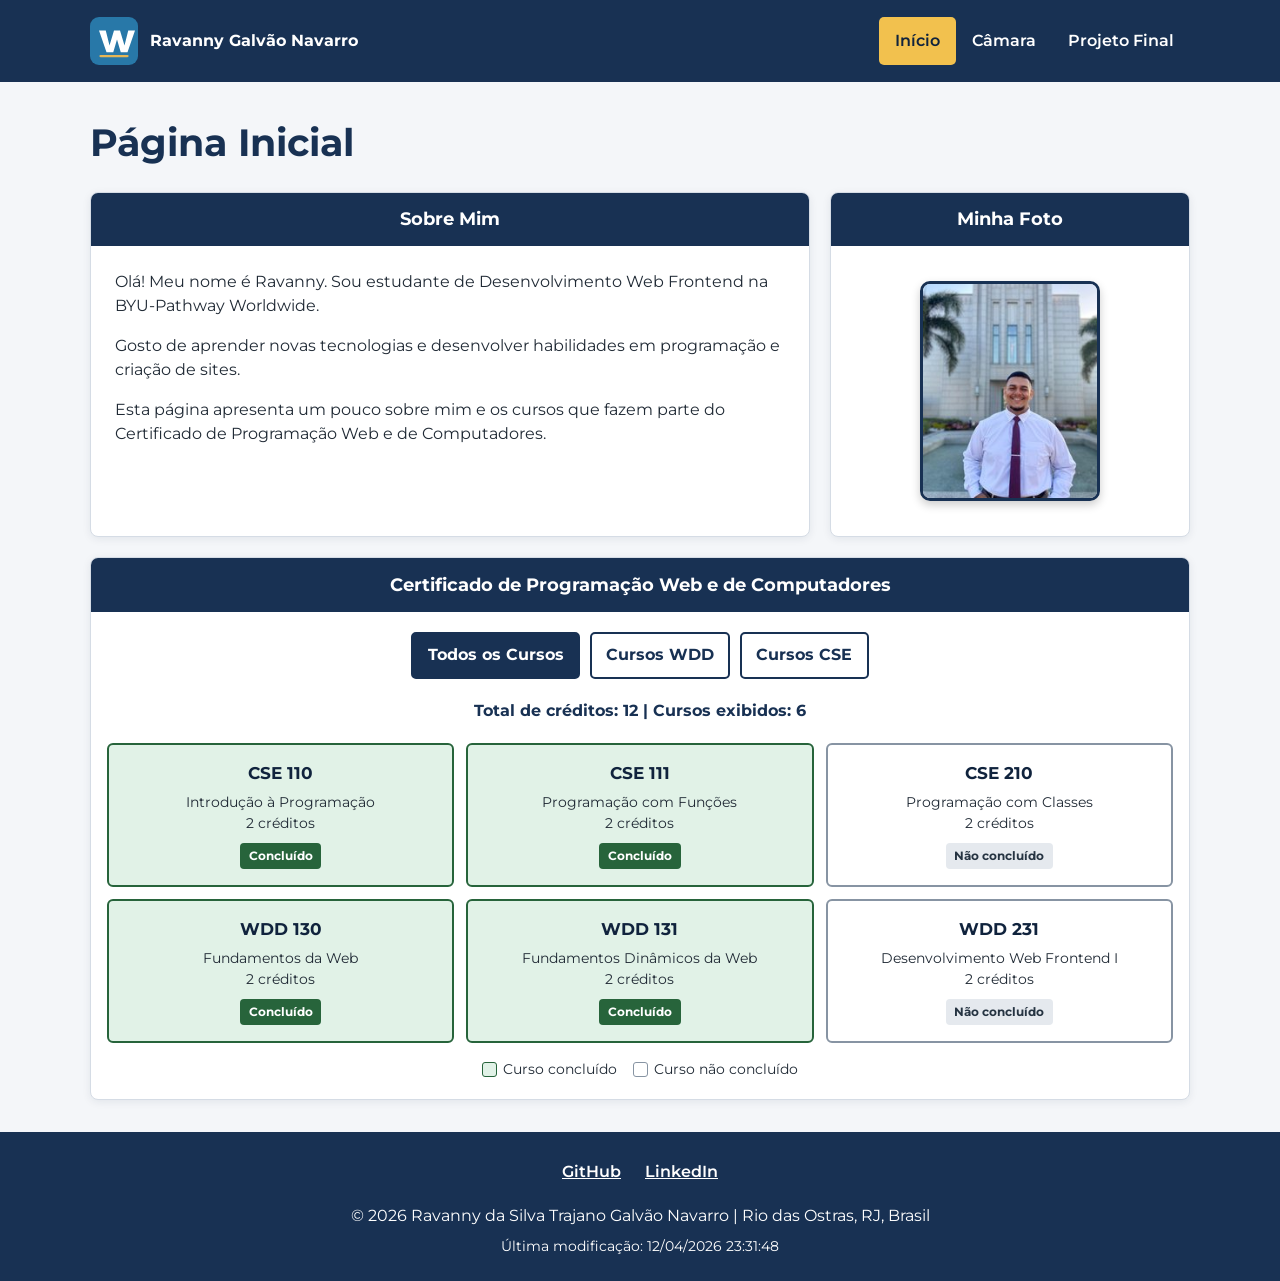
<file: index.html>
<!DOCTYPE html>
<html lang="pt-BR">
<head>
    <meta charset="UTF-8">
    <meta name="viewport" content="width=device-width, initial-scale=1.0">

    <meta name="description" content="Página inicial do curso WDD 231 de Ravanny Galvão Navarro.">
    <meta name="author" content="Ravanny da Silva Trajano Galvão Navarro">
    <meta name="theme-color" content="#183153">

    <title>WDD 231 | Página Inicial do Curso</title>

    <link rel="preconnect" href="https://fonts.googleapis.com">
    <link rel="preconnect" href="https://fonts.gstatic.com" crossorigin>
    <link href="https://fonts.googleapis.com/css2?family=Montserrat:wght@400;500;600;700&display=swap" rel="stylesheet">

<link rel="stylesheet" href="estilos/normalize.css">
<link rel="stylesheet" href="estilos/small.css">
<link rel="stylesheet" href="estilos/large.css">

    <script src="scripts/navigation.js" defer></script>
    <script src="scripts/date.js" defer></script>
    <script src="scripts/course.js" defer></script>
</head>

<body>
    <header>
        <div class="header-container">

            <a class="logo" href="index.html" aria-label="Página inicial">
                <img src="imagens/transferir.svg" alt="Logotipo do curso">
                <span>Ravanny Galvão Navarro</span>
            </a>

            <button
                id="menuButton"
                class="menu-button"
                type="button"
                aria-label="Abrir menu de navegação"
                aria-expanded="false"
                aria-controls="navigation">
                ☰
            </button>

            <nav id="navigation" class="navigation" aria-label="Navegação principal">
                <a href="index.html" aria-current="page">Início</a>
                <a href="chamber/index.html">Câmara</a>
                <a href="project/index.html">Projeto Final</a>
            </nav>

        </div>
    </header>

    <main class="container">

        <h1>Página Inicial</h1>

        <div class="main-grid">

            <section class="card about">
                <h2>Sobre Mim</h2>

                <div class="card-content">
                    <p>
                        Olá! Meu nome é Ravanny. Sou estudante de Desenvolvimento
                        Web Frontend na BYU-Pathway Worldwide.
                    </p>

                    <p>
                        Gosto de aprender novas tecnologias e desenvolver
                        habilidades em programação e criação de sites.
                    </p>

                    <p>
                        Esta página apresenta um pouco sobre mim e os cursos
                        que fazem parte do Certificado de Programação Web
                        e de Computadores.
                    </p>
                </div>
            </section>

            <section class="card photo">
    <h2>Minha Foto</h2>

    <div class="photo-content">
        <img
            src="imagens/minha-foto.jpg"
            alt="Foto de Ravanny"
            class="profile-photo"
        >
    </div>
</section>

            <section class="card certificate">
                <h2>Certificado de Programação Web e de Computadores</h2>

                <div class="filters" aria-label="Filtros de cursos">

                    <button
                        class="filter active"
                        type="button"
                        data-filter="ALL"
                        aria-pressed="true">
                        Todos os Cursos
                    </button>

                    <button
                        class="filter"
                        type="button"
                        data-filter="WDD"
                        aria-pressed="false">
                        Cursos WDD
                    </button>

                    <button
                        class="filter"
                        type="button"
                        data-filter="CSE"
                        aria-pressed="false">
                        Cursos CSE
                    </button>

                </div>

                <p id="creditSummary" class="credit-summary" aria-live="polite">
                    Créditos: 0
                </p>

                <div id="courseList" class="course-list" aria-live="polite">
                    <!-- Os cursos serão exibidos dinamicamente pelo JavaScript. -->
                </div>

                <div class="legend">
                    <span>
                        <span class="legend-box completed-legend"></span>
                        Curso concluído
                    </span>

                    <span>
                        <span class="legend-box pending-legend"></span>
                        Curso não concluído
                    </span>
                </div>

            </section>

        </div>
    </main>

    <footer>

        <div class="social-links">
            <a href="https://github.com/ravanny-byu/wdd231"
               target="_blank"
               rel="noopener noreferrer">
                GitHub
            </a>

            <a href="https://www.linkedin.com/"
               target="_blank"
               rel="noopener noreferrer">
                LinkedIn
            </a>
        </div>

        <p>
            &copy; <span id="currentyear"></span>
            Ravanny da Silva Trajano Galvão Navarro
            | Rio das Ostras, RJ, Brasil
        </p>

        <p class="modified">
            Última modificação:
            <span id="lastModified"></span>
        </p>

    </footer>
</body>
</html>
</file>
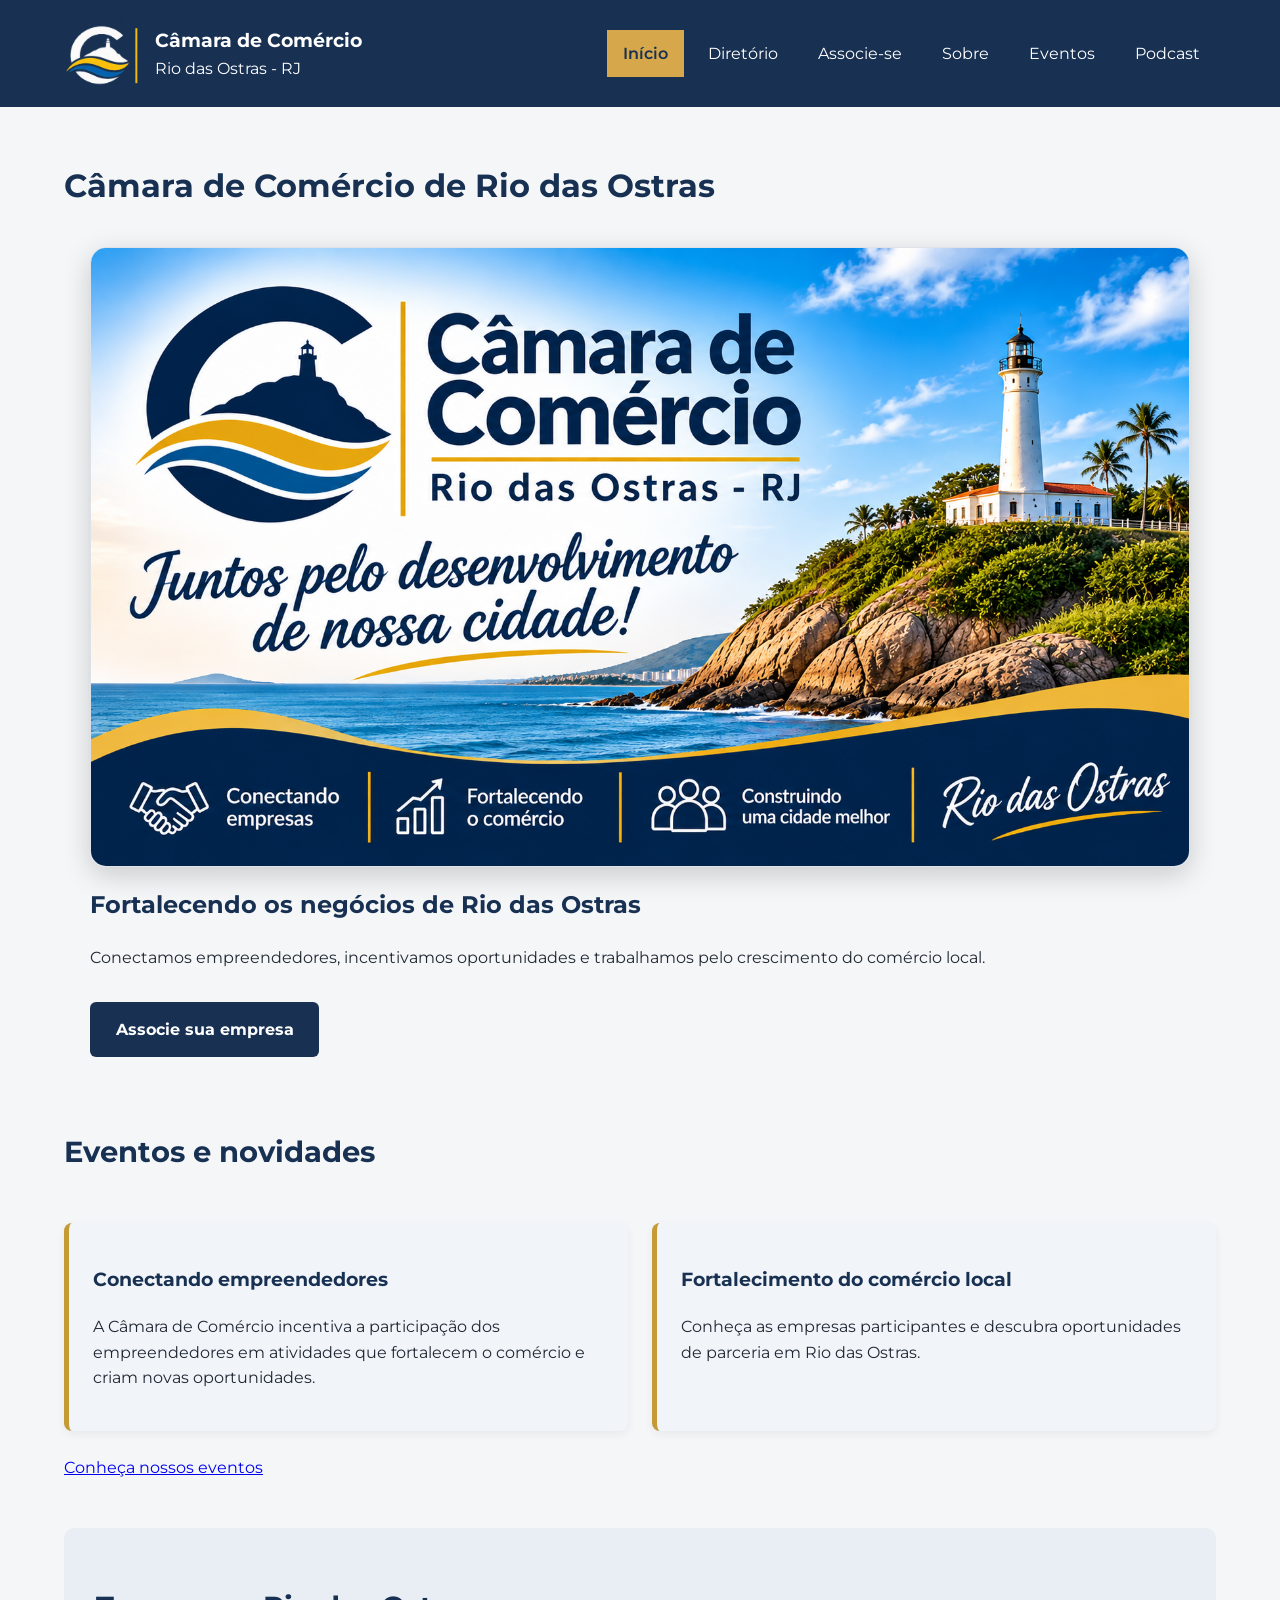
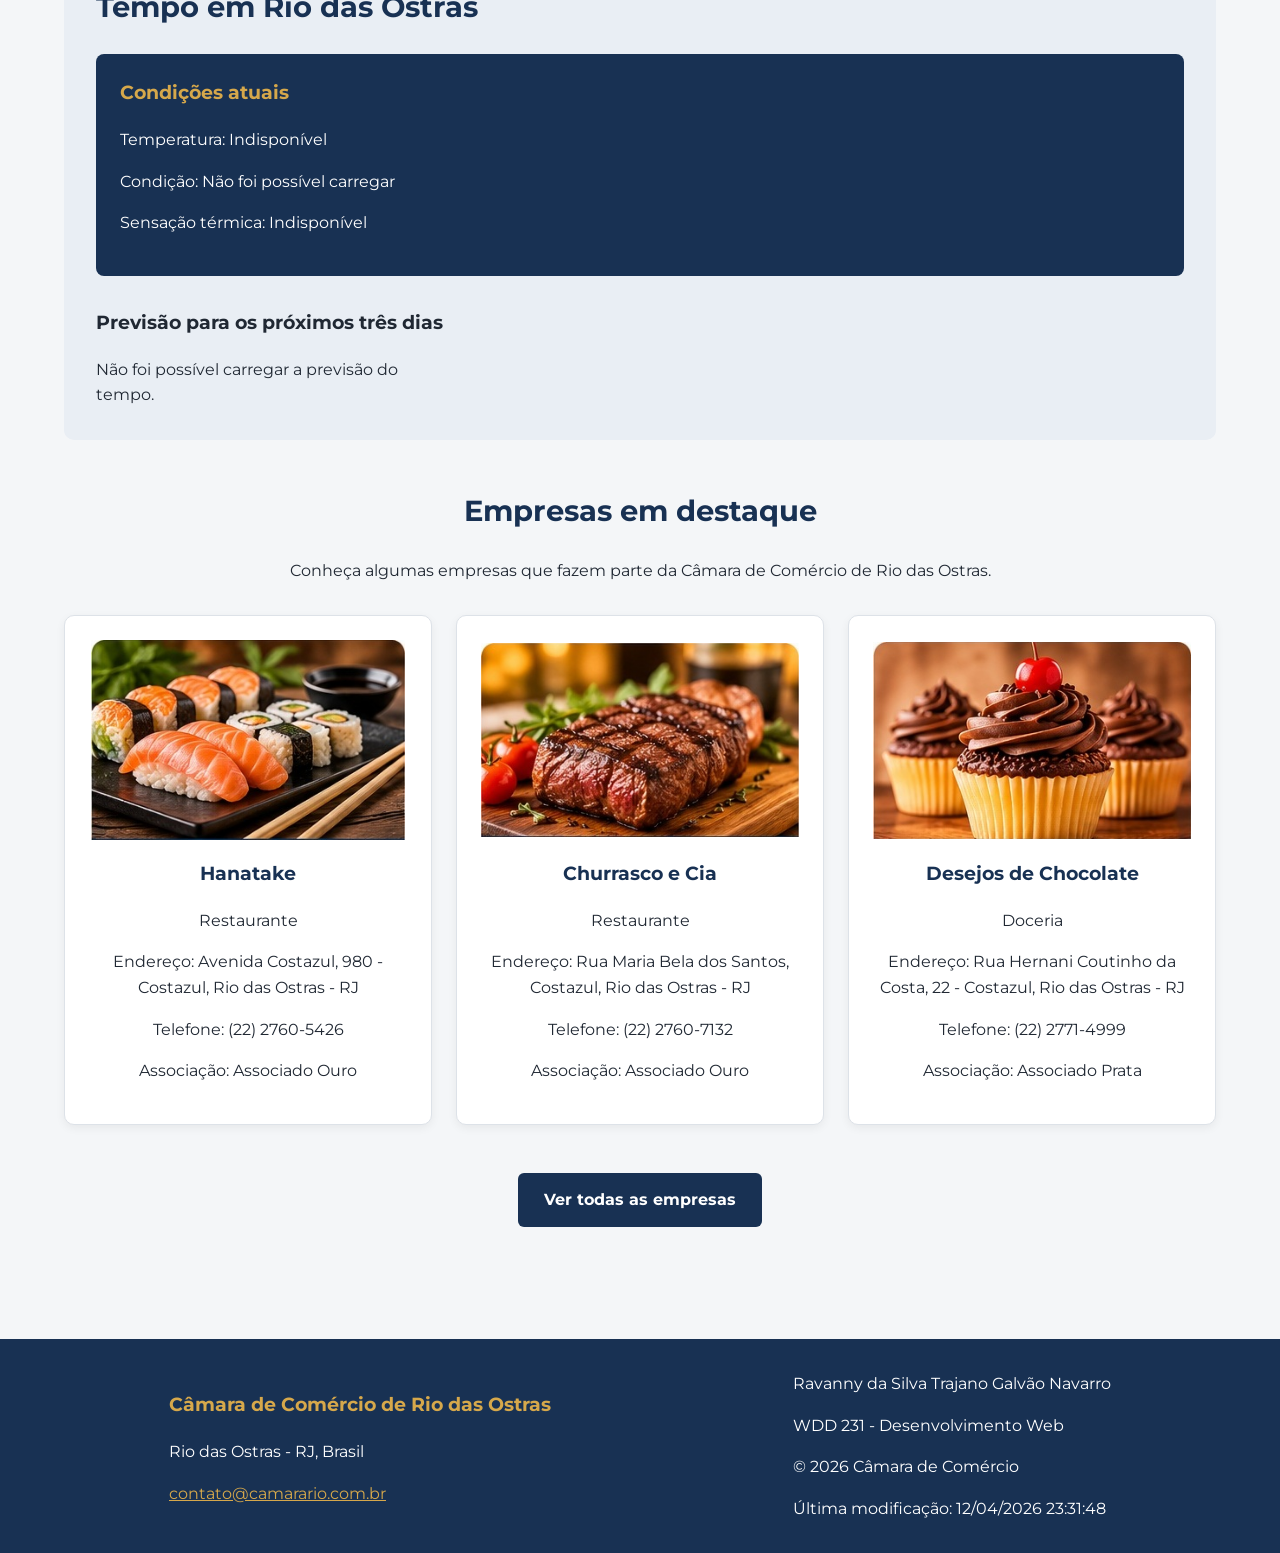
<file: camara/index.html>
<!DOCTYPE html>
<html lang="pt-BR">
<head>
    <meta charset="UTF-8">
    <meta name="viewport" content="width=device-width, initial-scale=1.0">
    <meta name="description" content="Câmara de Comércio de Rio das Ostras. Conectamos empresas, incentivamos negócios e fortalecemos o comércio local.">
    <meta name="author" content="Ravanny da Silva Trajano Galvão Navarro">
    <meta name="theme-color" content="#183153">

    <meta property="og:title" content="Início | Câmara de Comércio de Rio das Ostras">
    <meta property="og:description" content="Conheça a Câmara de Comércio de Rio das Ostras e descubra oportunidades para sua empresa.">
    <meta property="og:type" content="website">
    <meta property="og:image" content="https://ravanny-byu.github.io/wdd231/camara/imagens/camara-social.png">
    <meta property="og:url" content="https://ravanny-byu.github.io/wdd231/camara/index.html">

    <link rel="preconnect" href="https://fonts.googleapis.com">
    <link rel="preconnect" href="https://fonts.gstatic.com" crossorigin>
    <link href="https://fonts.googleapis.com/css2?family=Montserrat:wght@400;500;600;700;800&display=swap" rel="stylesheet">

    <title>Início | Câmara de Comércio de Rio das Ostras</title>

    <link rel="icon" href="imagens/favicon.svg" type="image/svg+xml">
    <link rel="stylesheet" href="estilos/normalize.css">
    <link rel="stylesheet" href="estilos/telas-pequenas.css">
    <link rel="stylesheet" href="estilos/telas-grandes.css">

    <script src="scripts/config.js" defer></script>
    <script src="scripts/inicio.js" defer></script>
</head>
<body>
    <a class="pular-conteudo" href="#conteudo-principal">Pular para o conteúdo principal</a>

    <header>
        <div class="cabecalho">
            <a href="index.html" aria-label="Página inicial da Câmara de Comércio de Rio das Ostras">
                <img src="imagens/logo.png" alt="Logo da Câmara de Comércio de Rio das Ostras">
            </a>
            <div>
                <span class="titulo-site">Câmara de Comércio</span>
                <p>Rio das Ostras - RJ</p>
            </div>
        </div>

        <button id="menuButton" type="button" aria-label="Abrir menu de navegação" aria-controls="menu" aria-expanded="false">
            <span aria-hidden="true">☰</span>
        </button>

        <nav id="menu" aria-label="Navegação principal">
            <a href="index.html" class="ativo" aria-current="page">Início</a>
            <a href="diretorio.html">Diretório</a>
            <a href="associacao.html">Associe-se</a>
            <a href="sobre.html">Sobre</a>
            <a href="eventos.html">Eventos</a>
            <a href="podcast.html">Podcast</a>
        </nav>
    </header>

    <main id="conteudo-principal">
        <h1>Câmara de Comércio de Rio das Ostras</h1>

        <section class="hero" aria-labelledby="titulo-hero">
            <img src="imagens/camara-social.png" alt="Câmara de Comércio de Rio das Ostras e desenvolvimento do comércio local" fetchpriority="high">
            <div class="hero-conteudo">
                <h2 id="titulo-hero">Fortalecendo os negócios de Rio das Ostras</h2>
                <p>Conectamos empreendedores, incentivamos oportunidades e trabalhamos pelo crescimento do comércio local.</p>
                <a href="associacao.html" class="botao-cta">Associe sua empresa</a>
            </div>
        </section>

        <section class="eventos-home" aria-labelledby="titulo-eventos">
            <h2 id="titulo-eventos">Eventos e novidades</h2>
            <article>
                <h3>Conectando empreendedores</h3>
                <p>A Câmara de Comércio incentiva a participação dos empreendedores em atividades que fortalecem o comércio e criam novas oportunidades.</p>
            </article>
            <article>
                <h3>Fortalecimento do comércio local</h3>
                <p>Conheça as empresas participantes e descubra oportunidades de parceria em Rio das Ostras.</p>
            </article>
            <a href="eventos.html">Conheça nossos eventos</a>
        </section>

        <section class="secao-tempo" aria-labelledby="titulo-tempo">
            <h2 id="titulo-tempo">Tempo em Rio das Ostras</h2>
            <div class="tempo-atual" aria-live="polite">
                <h3>Condições atuais</h3>
                <p>Temperatura: <span id="temperatura">Carregando...</span></p>
                <p>Condição: <span id="descricaoTempo">Carregando...</span></p>
                <p>Sensação térmica: <span id="sensacaoTermica">Carregando...</span></p>
            </div>
            <div class="previsao-tempo" aria-live="polite">
                <h3>Previsão para os próximos três dias</h3>
                <div id="previsaoDias">
                    <p>Carregando previsão...</p>
                </div>
            </div>
        </section>

        <section class="destaques" aria-labelledby="titulo-destaques">
            <h2 id="titulo-destaques">Empresas em destaque</h2>
            <p>Conheça algumas empresas que fazem parte da Câmara de Comércio de Rio das Ostras.</p>
            <div id="empresasDestaque" class="grade-destaques" aria-live="polite">
                <p>Carregando empresas em destaque...</p>
            </div>
            <a href="diretorio.html" class="botao-cta">Ver todas as empresas</a>
        </section>
    </main>

    <footer>
        <div>
            <p class="rodape-titulo">Câmara de Comércio de Rio das Ostras</p>
            <p>Rio das Ostras - RJ, Brasil</p>
            <p><a href="mailto:contato@camarario.com.br">contato@camarario.com.br</a></p>
        </div>
        <div>
            <p>Ravanny da Silva Trajano Galvão Navarro</p>
            <p>WDD 231 - Desenvolvimento Web</p>
            <p>&copy; <span id="anoAtual"></span> Câmara de Comércio</p>
            <p>Última modificação: <span id="ultimaModificacao"></span></p>
        </div>
    </footer>
</body>
</html>
</file>
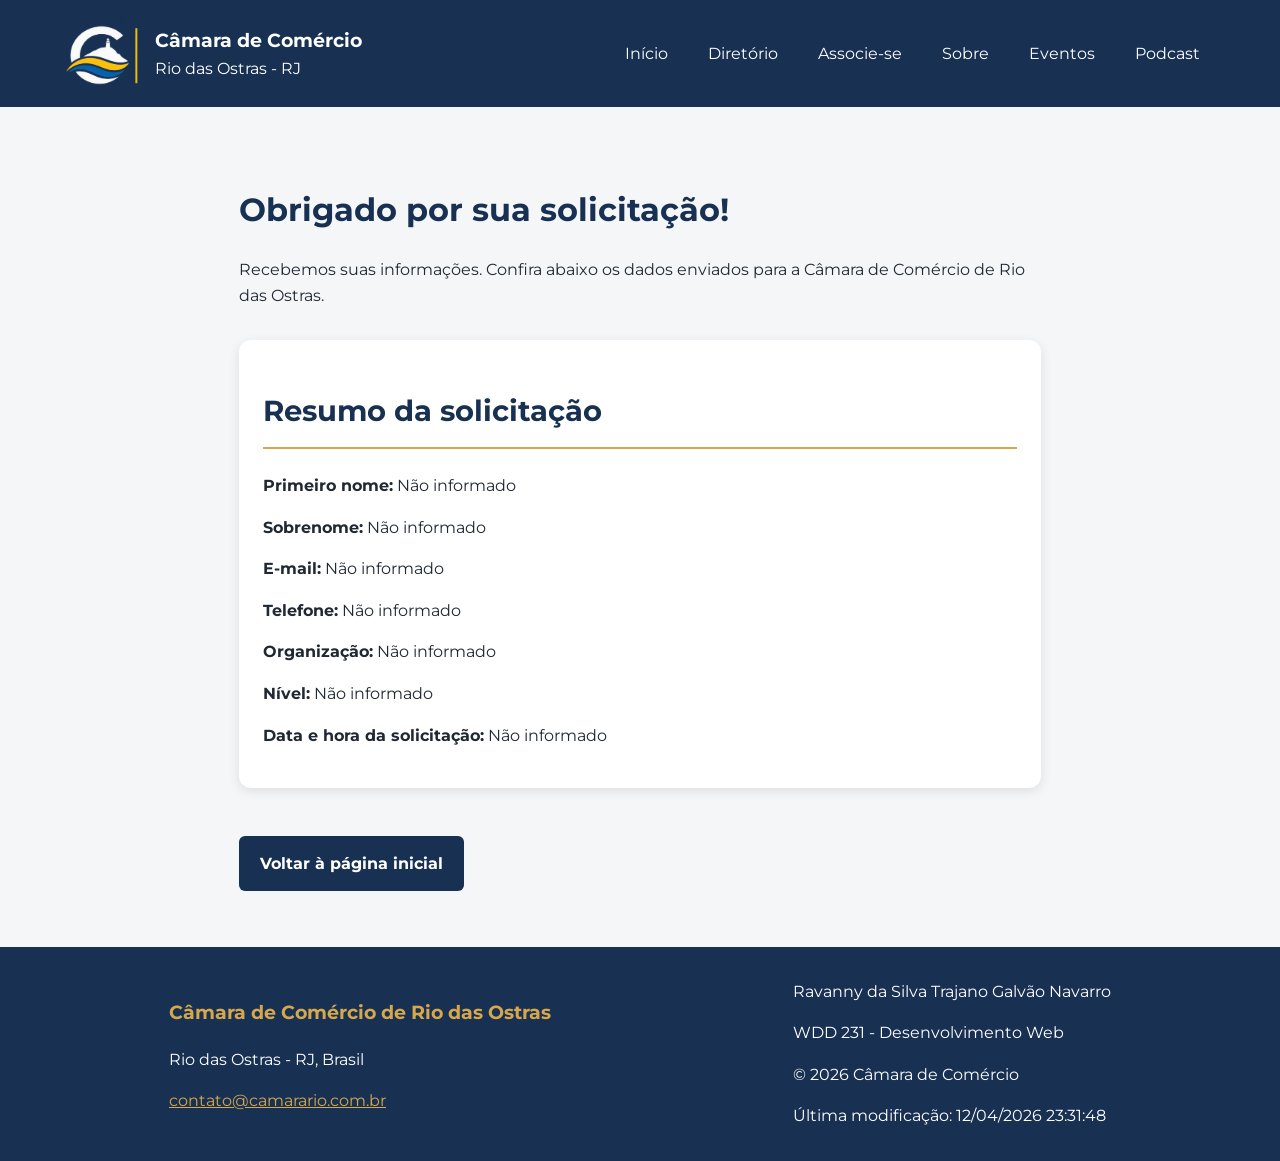
<file: camara/agradecimento.html>
<!DOCTYPE html>
<html lang="pt-BR">
<head>
    <meta charset="UTF-8">
    <meta name="viewport" content="width=device-width, initial-scale=1.0">
    <meta name="description" content="Confirmação da solicitação de associação à Câmara de Comércio de Rio das Ostras.">
    <meta name="author" content="Ravanny da Silva Trajano Galvão Navarro">
    <meta name="theme-color" content="#183153">

    <title>Obrigado pela Associação | Câmara de Comércio</title>

    <link rel="icon" href="imagens/favicon.svg" type="image/svg+xml">
    <link rel="preconnect" href="https://fonts.googleapis.com">
    <link rel="preconnect" href="https://fonts.gstatic.com" crossorigin>
    <link href="https://fonts.googleapis.com/css2?family=Montserrat:wght@400;500;600;700;800&display=swap" rel="stylesheet">

    <link rel="stylesheet" href="estilos/normalize.css">
    <link rel="stylesheet" href="estilos/telas-pequenas.css">
    <link rel="stylesheet" href="estilos/telas-grandes.css">

    <script src="scripts/agradecimento.js" defer></script>
</head>
<body>
    <a class="pular-conteudo" href="#conteudo-principal">Pular para o conteúdo principal</a>

    <header>
        <div class="cabecalho">
            <a href="index.html" aria-label="Página inicial da Câmara de Comércio de Rio das Ostras">
                <img src="imagens/logo.png" alt="Logo da Câmara de Comércio de Rio das Ostras">
            </a>
            <div>
                <span class="titulo-site">Câmara de Comércio</span>
                <p>Rio das Ostras - RJ</p>
            </div>
        </div>

        <button id="menuButton" type="button" aria-label="Abrir menu de navegação" aria-controls="menu" aria-expanded="false">
            <span aria-hidden="true">☰</span>
        </button>

        <nav id="menu" aria-label="Navegação principal">
            <a href="index.html">Início</a>
            <a href="diretorio.html">Diretório</a>
            <a href="associacao.html">Associe-se</a>
            <a href="sobre.html">Sobre</a>
            <a href="eventos.html">Eventos</a>
            <a href="podcast.html">Podcast</a>
        </nav>
    </header>

    <main id="conteudo-principal" class="pagina-agradecimento">
        <h1>Obrigado por sua solicitação!</h1>
        <p>Recebemos suas informações. Confira abaixo os dados enviados para a Câmara de Comércio de Rio das Ostras.</p>

        <section class="resumo-associacao" aria-labelledby="titulo-resumo" aria-live="polite">
            <h2 id="titulo-resumo">Resumo da solicitação</h2>

            <p><strong>Primeiro nome:</strong> <span id="resultadoPrimeiroNome">Não informado</span></p>
            <p><strong>Sobrenome:</strong> <span id="resultadoSobrenome">Não informado</span></p>
            <p><strong>E-mail:</strong> <span id="resultadoEmail">Não informado</span></p>
            <p><strong>Telefone:</strong> <span id="resultadoTelefone">Não informado</span></p>
            <p><strong>Organização:</strong> <span id="resultadoOrganizacao">Não informado</span></p>
            <p><strong>Nível:</strong> <span id="resultadoNivel">Não informado</span></p>
            <p><strong>Data e hora da solicitação:</strong> <span id="resultadoDataHora">Não informado</span></p>
        </section>

        <a class="botao-voltar" href="index.html">Voltar à página inicial</a>
    </main>

    <footer>
        <div>
            <p class="rodape-titulo">Câmara de Comércio de Rio das Ostras</p>
            <p>Rio das Ostras - RJ, Brasil</p>
            <p><a href="mailto:contato@camarario.com.br">contato@camarario.com.br</a></p>
        </div>
        <div>
            <p>Ravanny da Silva Trajano Galvão Navarro</p>
            <p>WDD 231 - Desenvolvimento Web</p>
            <p>&copy; <span id="anoAtual"></span> Câmara de Comércio</p>
            <p>Última modificação: <span id="ultimaModificacao"></span></p>
        </div>
    </footer>
</body>
</html>
</file>
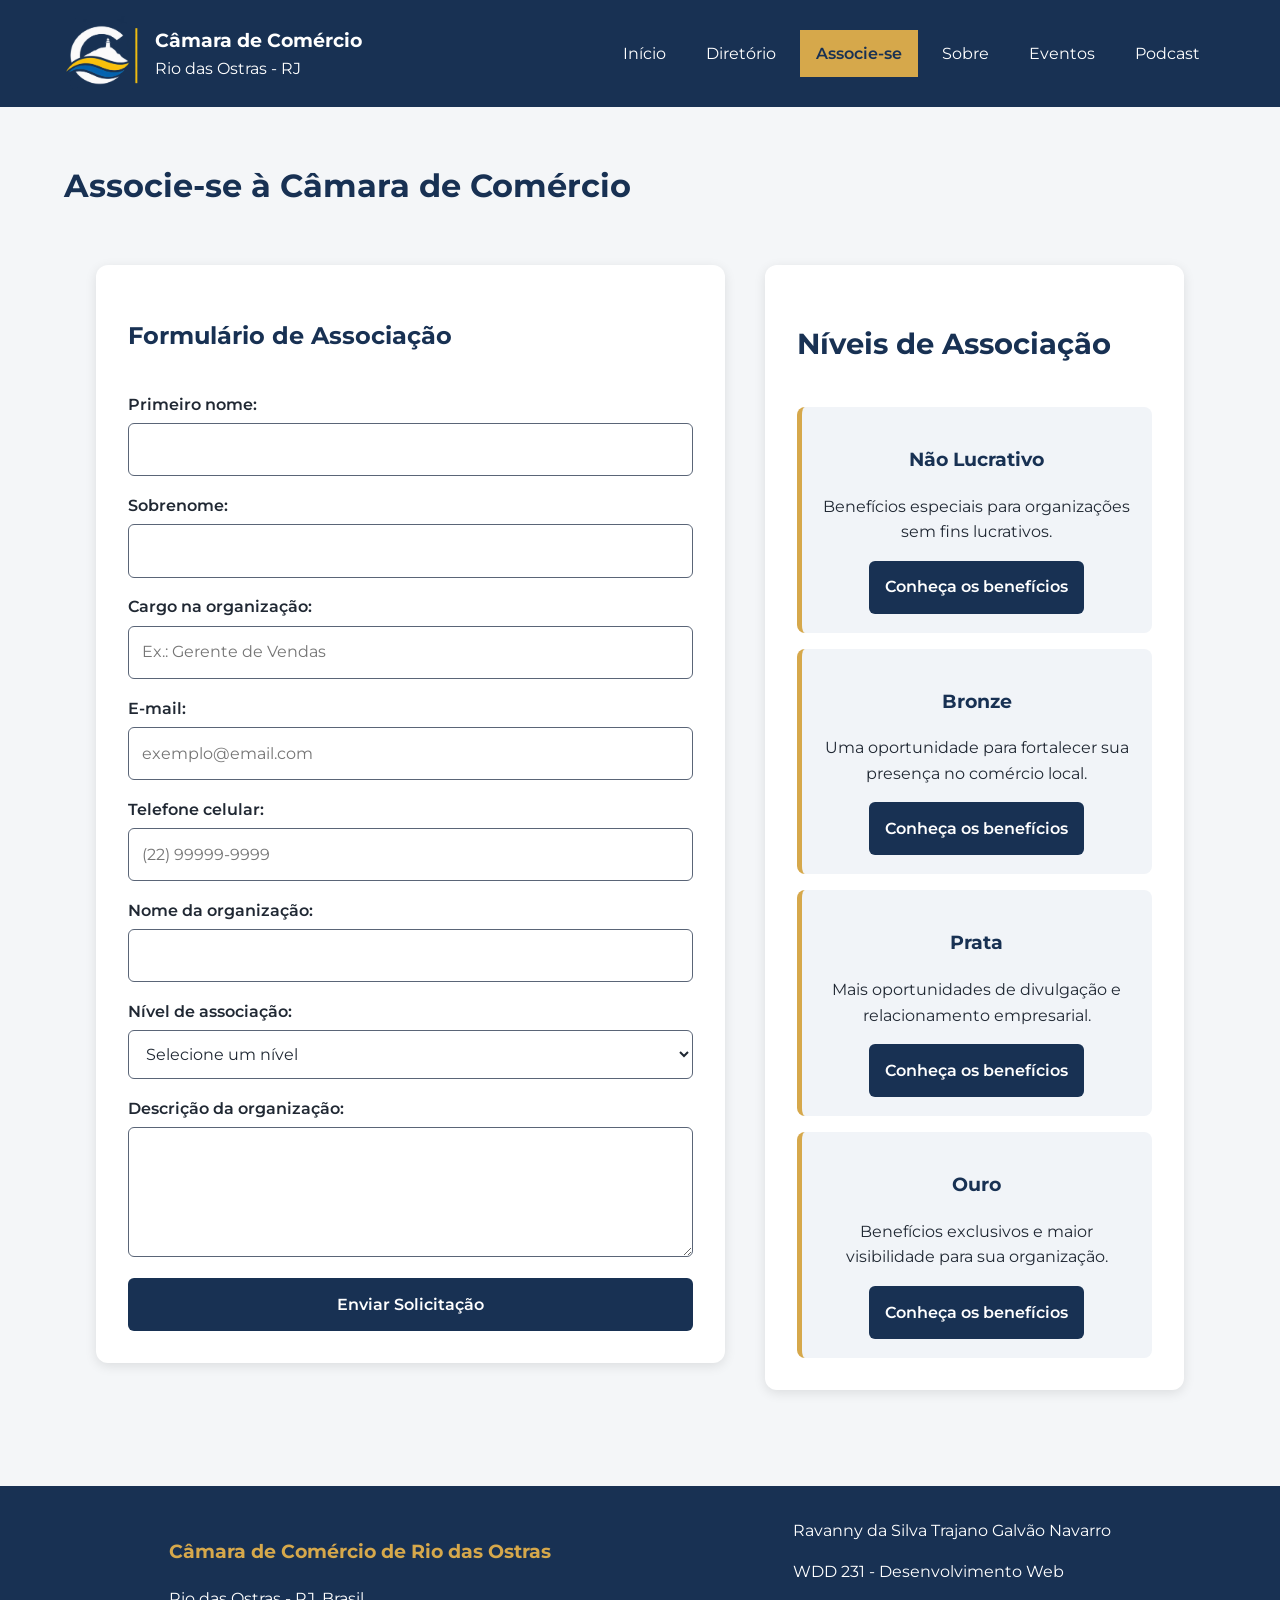
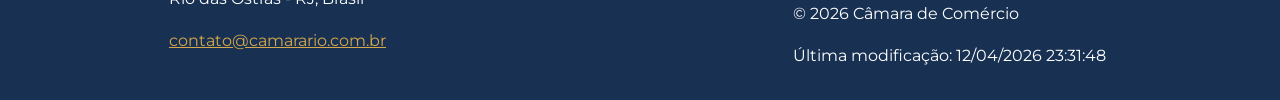
<file: camara/associacao.html>
<!DOCTYPE html>
<html lang="pt-BR">
<head>
    <meta charset="UTF-8">
    <meta name="viewport" content="width=device-width, initial-scale=1.0">
    <meta name="description" content="Associe-se à Câmara de Comércio de Rio das Ostras e conheça os benefícios de cada nível de associação.">
    <meta name="author" content="Ravanny da Silva Trajano Galvão Navarro">
    <meta name="theme-color" content="#183153">

    <title>Associe-se | Câmara de Comércio de Rio das Ostras</title>

    <meta property="og:title" content="Associe-se à Câmara de Comércio de Rio das Ostras">
    <meta property="og:description" content="Conheça os benefícios dos níveis de associação e fortaleça sua empresa em Rio das Ostras.">
    <meta property="og:image" content="https://ravanny-byu.github.io/wdd231/camara/imagens/camara-social.png">
    <meta property="og:url" content="https://ravanny-byu.github.io/wdd231/camara/associacao.html">
    <meta property="og:type" content="website">

    <link rel="icon" href="imagens/favicon.svg" type="image/svg+xml">
    <link rel="preconnect" href="https://fonts.googleapis.com">
    <link rel="preconnect" href="https://fonts.gstatic.com" crossorigin>
    <link href="https://fonts.googleapis.com/css2?family=Montserrat:wght@400;500;600;700;800&display=swap" rel="stylesheet">

    <link rel="stylesheet" href="estilos/normalize.css">
    <link rel="stylesheet" href="estilos/telas-pequenas.css">
    <link rel="stylesheet" href="estilos/telas-grandes.css">

    <script src="scripts/associacao.js" defer></script>
</head>
<body>
    <a class="pular-conteudo" href="#conteudo-principal">Pular para o conteúdo principal</a>

    <header>
        <div class="cabecalho">
            <a href="index.html" aria-label="Página inicial da Câmara de Comércio de Rio das Ostras">
                <img src="imagens/logo.png" alt="Logo da Câmara de Comércio de Rio das Ostras">
            </a>
            <div>
                <span class="titulo-site">Câmara de Comércio</span>
                <p>Rio das Ostras - RJ</p>
            </div>
        </div>

        <button id="menuButton" type="button" aria-label="Abrir menu de navegação" aria-controls="menu" aria-expanded="false">
            <span aria-hidden="true">☰</span>
        </button>

        <nav id="menu" aria-label="Navegação principal">
            <a href="index.html">Início</a>
            <a href="diretorio.html">Diretório</a>
            <a href="associacao.html" class="ativo" aria-current="page">Associe-se</a>
            <a href="sobre.html">Sobre</a>
            <a href="eventos.html">Eventos</a>
            <a href="podcast.html">Podcast</a>
        </nav>
    </header>

    <main id="conteudo-principal">
        <h1>Associe-se à Câmara de Comércio</h1>

        <section class="secao-associacao" aria-label="Formulário e níveis de associação">
            <form class="formulario-associacao" method="get" action="agradecimento.html">
                <h2>Formulário de Associação</h2>

                <label for="primeiroNome">Primeiro nome:</label>
                <input type="text" id="primeiroNome" name="primeiroNome" title="Digite seu primeiro nome." autocomplete="given-name" required>

                <label for="sobrenome">Sobrenome:</label>
                <input type="text" id="sobrenome" name="sobrenome" title="Digite seu sobrenome." autocomplete="family-name" required>

                <label for="cargo">Cargo na organização:</label>
                <input type="text" id="cargo" name="cargo" title="Digite seu cargo com pelo menos sete caracteres. Use apenas letras, espaços e hífens." autocomplete="cargo-na-organizacao" pattern="[A-Za-zÀ-ÖØ-öø-ÿ -]{7,}" placeholder="Ex.: Gerente de Vendas">

                <label for="email">E-mail:</label>
                <input type="email" id="email" name="email" title="Digite um endereço de e-mail válido." autocomplete="email" placeholder="exemplo@email.com" required>

                <label for="telefone">Telefone celular:</label>
                <input type="tel" id="telefone" name="telefone" title="Digite seu número de telefone celular." autocomplete="tel" placeholder="(22) 99999-9999" required>

                <label for="organizacao">Nome da organização:</label>
                <input type="text" id="organizacao" name="organizacao" title="Digite o nome da sua organização." autocomplete="organizacao" required>

                <label for="nivel">Nível de associação:</label>
                <select id="nivel" name="nivel" title="Selecione o nível de associação desejado." required>
                    <option value="" disabled selected>Selecione um nível</option>
                    <option value="np">Não Lucrativo</option>
                    <option value="bronze">Bronze</option>
                    <option value="silver">Prata</option>
                    <option value="gold">Ouro</option>
                </select>

                <label for="descricao">Descrição da organização:</label>
                <textarea id="descricao" name="descricao" title="Conte um pouco sobre sua organização." rows="4"></textarea>

                <input type="hidden" id="dataHora" name="dataHora">

                <button type="submit">Enviar Solicitação</button>
            </form>

            <section class="cartoes-associacao" aria-labelledby="titulo-niveis">
                <h2 id="titulo-niveis">Níveis de Associação</h2>

                <div class="cartao-membro">
                    <h3>Não Lucrativo</h3>
                    <p>Benefícios especiais para organizações sem fins lucrativos.</p>
                    <button type="button" data-dialog="dialogNp">Conheça os benefícios</button>
                </div>

                <div class="cartao-membro">
                    <h3>Bronze</h3>
                    <p>Uma oportunidade para fortalecer sua presença no comércio local.</p>
                    <button type="button" data-dialog="dialogBronze">Conheça os benefícios</button>
                </div>

                <div class="cartao-membro">
                    <h3>Prata</h3>
                    <p>Mais oportunidades de divulgação e relacionamento empresarial.</p>
                    <button type="button" data-dialog="dialogSilver">Conheça os benefícios</button>
                </div>

                <div class="cartao-membro">
                    <h3>Ouro</h3>
                    <p>Benefícios exclusivos e maior visibilidade para sua organização.</p>
                    <button type="button" data-dialog="dialogGold">Conheça os benefícios</button>
                </div>
            </section>
        </section>

        <dialog id="dialogNp" aria-labelledby="tituloDialogNp">
            <h2 id="tituloDialogNp">Associação Não Lucrativa</h2>
            <p>Benefícios especiais para organizações sem fins lucrativos, incluindo participação em iniciativas comunitárias e oportunidades de networking.</p>
            <button class="fechar-dialog" type="button">Fechar</button>
        </dialog>

        <dialog id="dialogBronze" aria-labelledby="tituloDialogBronze">
            <h2 id="tituloDialogBronze">Associação Bronze</h2>
            <p>Inclui acesso a eventos, oportunidades de networking e divulgação da organização nos canais da Câmara.</p>
            <button class="fechar-dialog" type="button">Fechar</button>
        </dialog>

        <dialog id="dialogSilver" aria-labelledby="tituloDialogSilver">
            <h2 id="tituloDialogSilver">Associação Prata</h2>
            <p>Inclui os benefícios Bronze, maior divulgação comercial e oportunidades adicionais de participação nos eventos.</p>
            <button class="fechar-dialog" type="button">Fechar</button>
        </dialog>

        <dialog id="dialogGold" aria-labelledby="tituloDialogGold">
            <h2 id="tituloDialogGold">Associação Ouro</h2>
            <p>Inclui todos os benefícios anteriores, além de destaque especial, maior visibilidade e oportunidades exclusivas de relacionamento empresarial.</p>
            <button class="fechar-dialog" type="button">Fechar</button>
        </dialog>
    </main>

    <footer>
        <div>
            <p class="rodape-titulo">Câmara de Comércio de Rio das Ostras</p>
            <p>Rio das Ostras - RJ, Brasil</p>
            <p><a href="mailto:contato@camarario.com.br">contato@camarario.com.br</a></p>
        </div>
        <div>
            <p>Ravanny da Silva Trajano Galvão Navarro</p>
            <p>WDD 231 - Desenvolvimento Web</p>
            <p>&copy; <span id="anoAtual"></span> Câmara de Comércio</p>
            <p>Última modificação: <span id="ultimaModificacao"></span></p>
        </div>
    </footer>
</body>
</html>
</file>
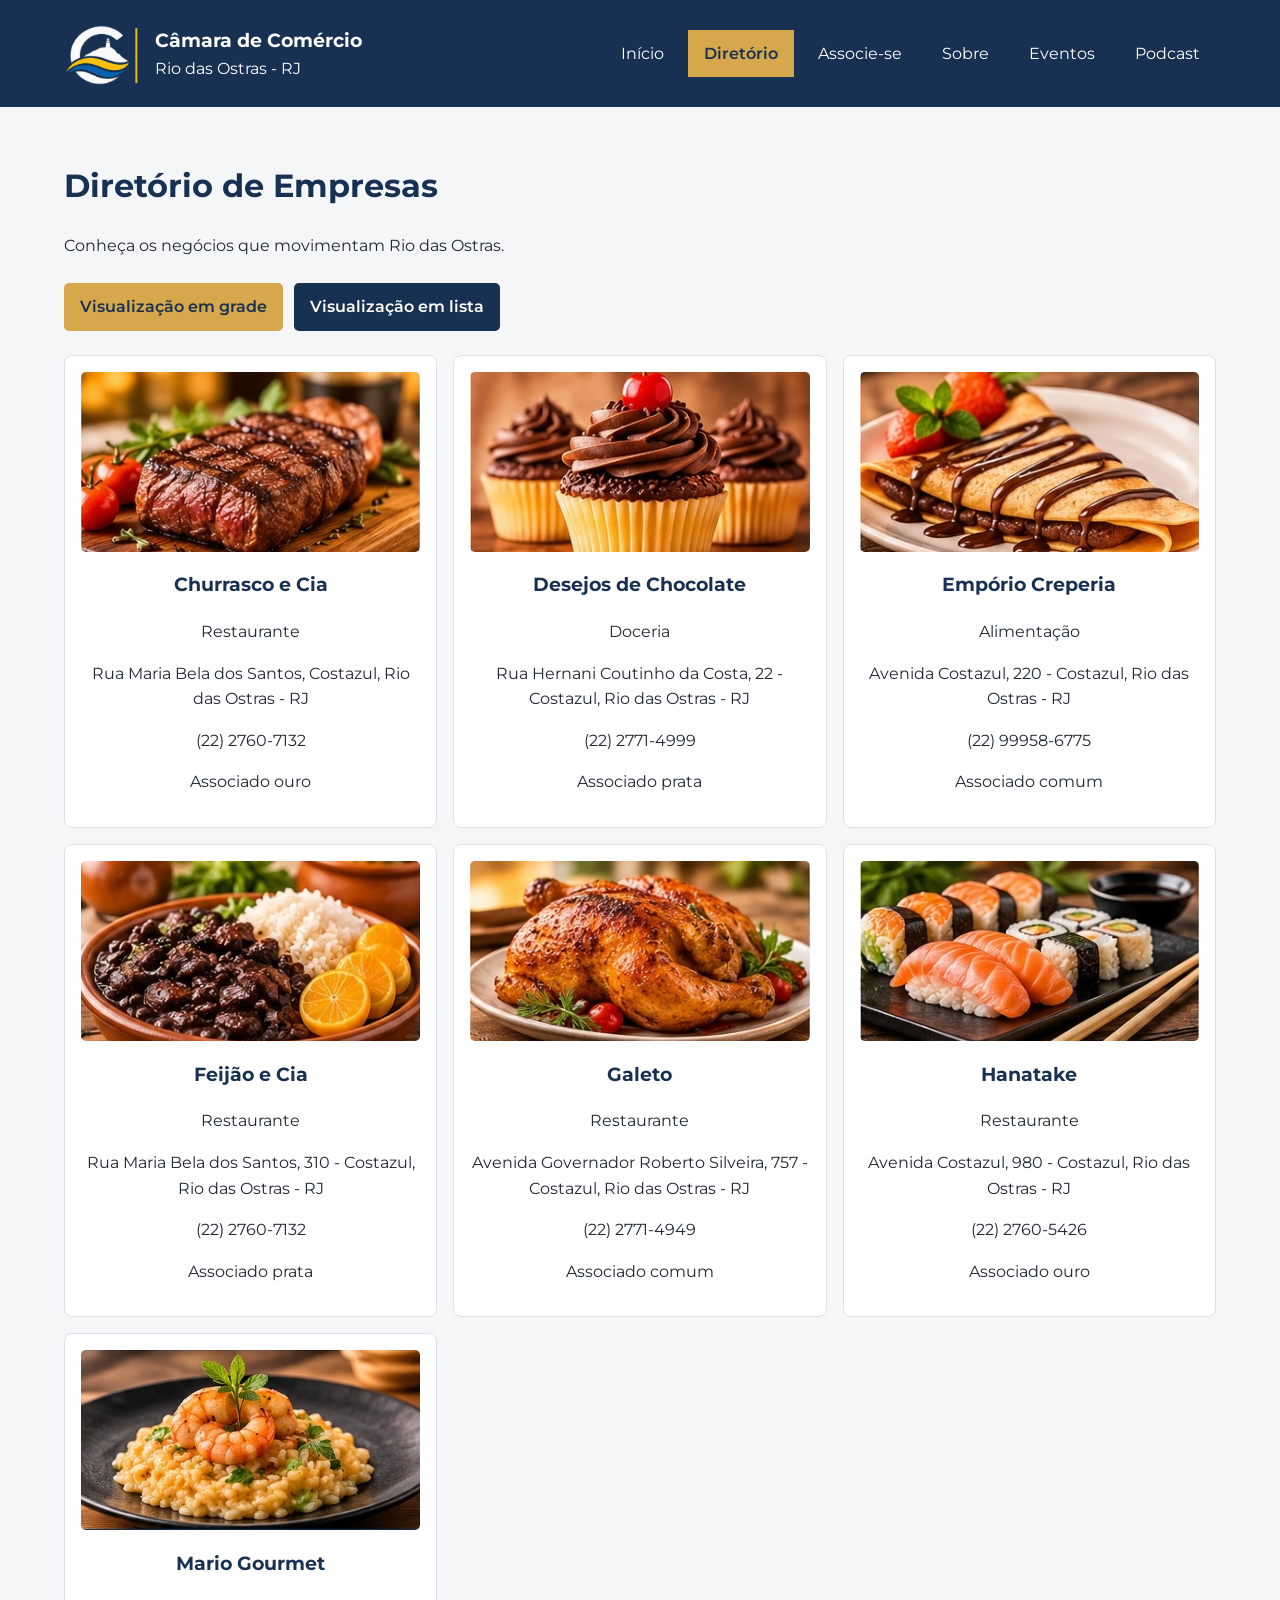
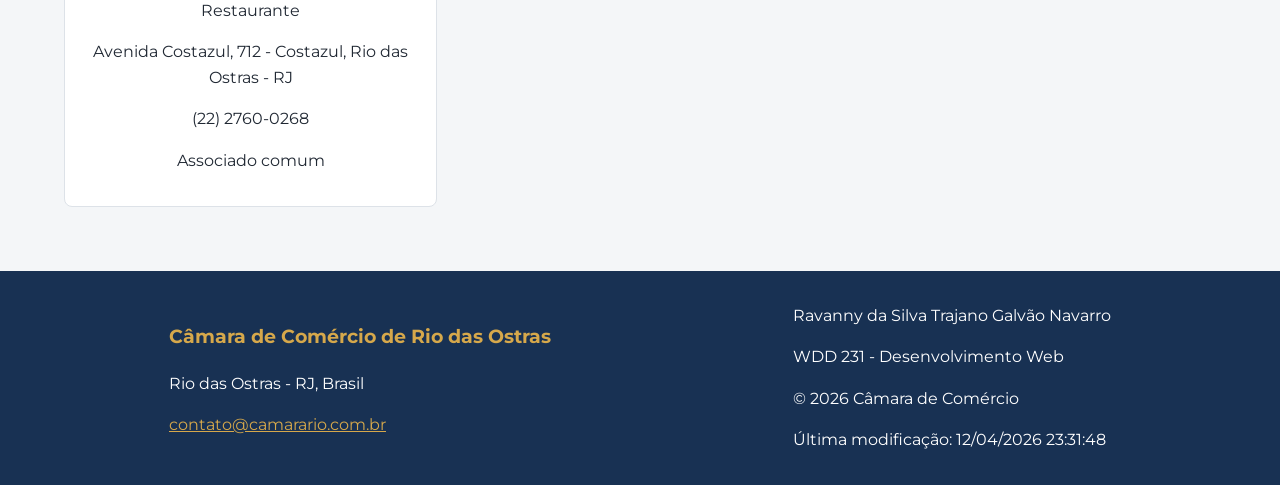
<file: camara/diretorio.html>
<!DOCTYPE html>
<html lang="pt-BR">
<head>
    <meta charset="UTF-8">
    <meta name="viewport" content="width=device-width, initial-scale=1.0">
    <meta name="description" content="Conheça as empresas e os empreendedores de Rio das Ostras.">
    <meta name="author" content="Ravanny da Silva Trajano Galvão Navarro">
    <meta name="theme-color" content="#183153">

    <meta property="og:title" content="Diretório | Câmara de Comércio de Rio das Ostras">
    <meta property="og:description" content="Conheça as empresas participantes do diretório comercial de Rio das Ostras.">
    <meta property="og:type" content="website">
    <meta property="og:image" content="https://ravanny-byu.github.io/wdd231/camara/imagens/camara-social.png">
    <meta property="og:url" content="https://ravanny-byu.github.io/wdd231/camara/diretorio.html">

    <link rel="preconnect" href="https://fonts.googleapis.com">
    <link rel="preconnect" href="https://fonts.gstatic.com" crossorigin>
    <link href="https://fonts.googleapis.com/css2?family=Montserrat:wght@400;500;600;700;800&display=swap" rel="stylesheet">

    <title>Diretório | Câmara de Comércio de Rio das Ostras</title>

    <link rel="icon" href="imagens/favicon.svg" type="image/svg+xml">
    <link rel="stylesheet" href="estilos/normalize.css">
    <link rel="stylesheet" href="estilos/telas-pequenas.css">
    <link rel="stylesheet" href="estilos/telas-grandes.css">

    <script src="scripts/diretorio.js" defer></script>
</head>
<body>
    <a class="pular-conteudo" href="#conteudo-principal">Pular para o conteúdo principal</a>

    <header>
        <div class="cabecalho">
            <a href="index.html" aria-label="Página inicial da Câmara de Comércio de Rio das Ostras">
                <img src="imagens/logo.png" alt="Logo da Câmara de Comércio de Rio das Ostras">
            </a>
            <div>
                <span class="titulo-site">Câmara de Comércio</span>
                <p>Rio das Ostras - RJ</p>
            </div>
        </div>

        <button id="menuButton" type="button" aria-label="Abrir menu de navegação" aria-controls="menu" aria-expanded="false">
            <span aria-hidden="true">☰</span>
        </button>

        <nav id="menu" aria-label="Navegação principal">
            <a href="index.html">Início</a>
            <a href="diretorio.html" class="ativo" aria-current="page">Diretório</a>
            <a href="associacao.html">Associe-se</a>
            <a href="sobre.html">Sobre</a>
            <a href="eventos.html">Eventos</a>
            <a href="podcast.html">Podcast</a>
        </nav>
    </header>

    <main id="conteudo-principal">
        <h1>Diretório de Empresas</h1>
        <p>Conheça os negócios que movimentam Rio das Ostras.</p>

        <div class="botoes-visualizacao" role="group" aria-label="Alternar modo de visualização">
            <button id="visualizacaoGrade" type="button" aria-pressed="true">Visualização em grade</button>
            <button id="visualizacaoLista" type="button" aria-pressed="false">Visualização em lista</button>
        </div>

        <section id="listaEmpresas" class="grade-empresas" aria-live="polite">
            <p>Carregando empresas...</p>
        </section>
    </main>

    <footer>
        <div>
            <p class="rodape-titulo">Câmara de Comércio de Rio das Ostras</p>
            <p>Rio das Ostras - RJ, Brasil</p>
            <p><a href="mailto:contato@camarario.com.br">contato@camarario.com.br</a></p>
        </div>
        <div>
            <p>Ravanny da Silva Trajano Galvão Navarro</p>
            <p>WDD 231 - Desenvolvimento Web</p>
            <p>&copy; <span id="anoAtual"></span> Câmara de Comércio</p>
            <p>Última modificação: <span id="ultimaModificacao"></span></p>
        </div>
    </footer>
</body>
</html>
</file>
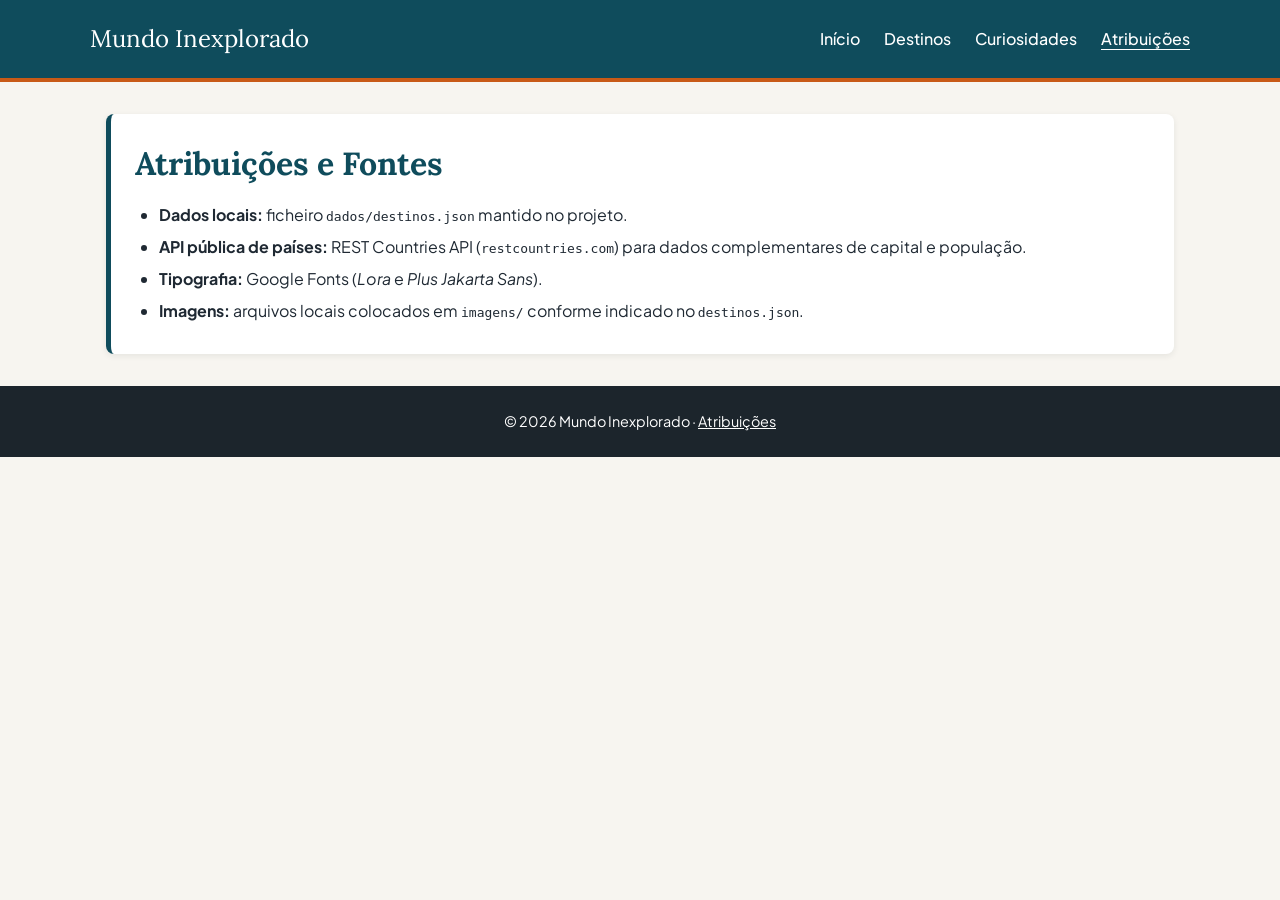
<file: final/atribuciones.html>
<!DOCTYPE html>
<html lang="pt-PT">
<head>
    <meta charset="UTF-8">
    <meta name="viewport" content="width=device-width, initial-scale=1.0">
    <title>Atribuições | Mundo Inexplorado</title>
    <meta name="description" content="Fontes de dados, APIs e recursos utilizados no Mundo Inexplorado.">
    <meta name="author" content="Ravanny">
    <link rel="preconnect" href="https://fonts.googleapis.com">
    <link rel="preconnect" href="https://fonts.gstatic.com" crossorigin>
    <link href="https://fonts.googleapis.com/css2?family=Lora:wght@600;700&family=Plus+Jakarta+Sans:wght@400;500;700&display=swap" rel="stylesheet">
    <link rel="stylesheet" href="estilos/estilo.css">
    <script type="module" src="scripts/main.js"></script>
</head>
<body data-page="atribuciones">
    <header>
        <div class="header-inner">
            <a class="brand-title" href="index.html">Mundo Inexplorado</a>
            <button id="menu-toggle" class="menu-toggle" type="button" aria-expanded="false" aria-controls="nav-list">☰ Menu</button>
            <nav aria-label="Navegação principal">
                <ul id="nav-list">
                    <li><a href="index.html">Início</a></li>
                    <li><a href="destinos.html">Destinos</a></li>
                    <li><a href="explorar.html">Curiosidades</a></li>
                    <li><a href="atribuciones.html" aria-current="page">Atribuições</a></li>
                </ul>
            </nav>
        </div>
    </header>

    <main>
        <section>
            <h1>Atribuições e Fontes</h1>
            <ul>
                <li><strong>Dados locais:</strong> ficheiro <code>dados/destinos.json</code> mantido no projeto.</li>
                <li><strong>API pública de países:</strong> REST Countries API (<code>restcountries.com</code>) para dados complementares de capital e população.</li>
                <li><strong>Tipografia:</strong> Google Fonts (<em>Lora</em> e <em>Plus Jakarta Sans</em>).</li>
                <li><strong>Imagens:</strong> arquivos locais colocados em <code>imagens/</code> conforme indicado no <code>destinos.json</code>.</li>
            </ul>
        </section>
    </main>

    <footer>
        <p>&copy; <span id="ano-atual">2026</span> Mundo Inexplorado · <a href="atribuciones.html">Atribuições</a></p>
    </footer>
</body>
</html>
</file>
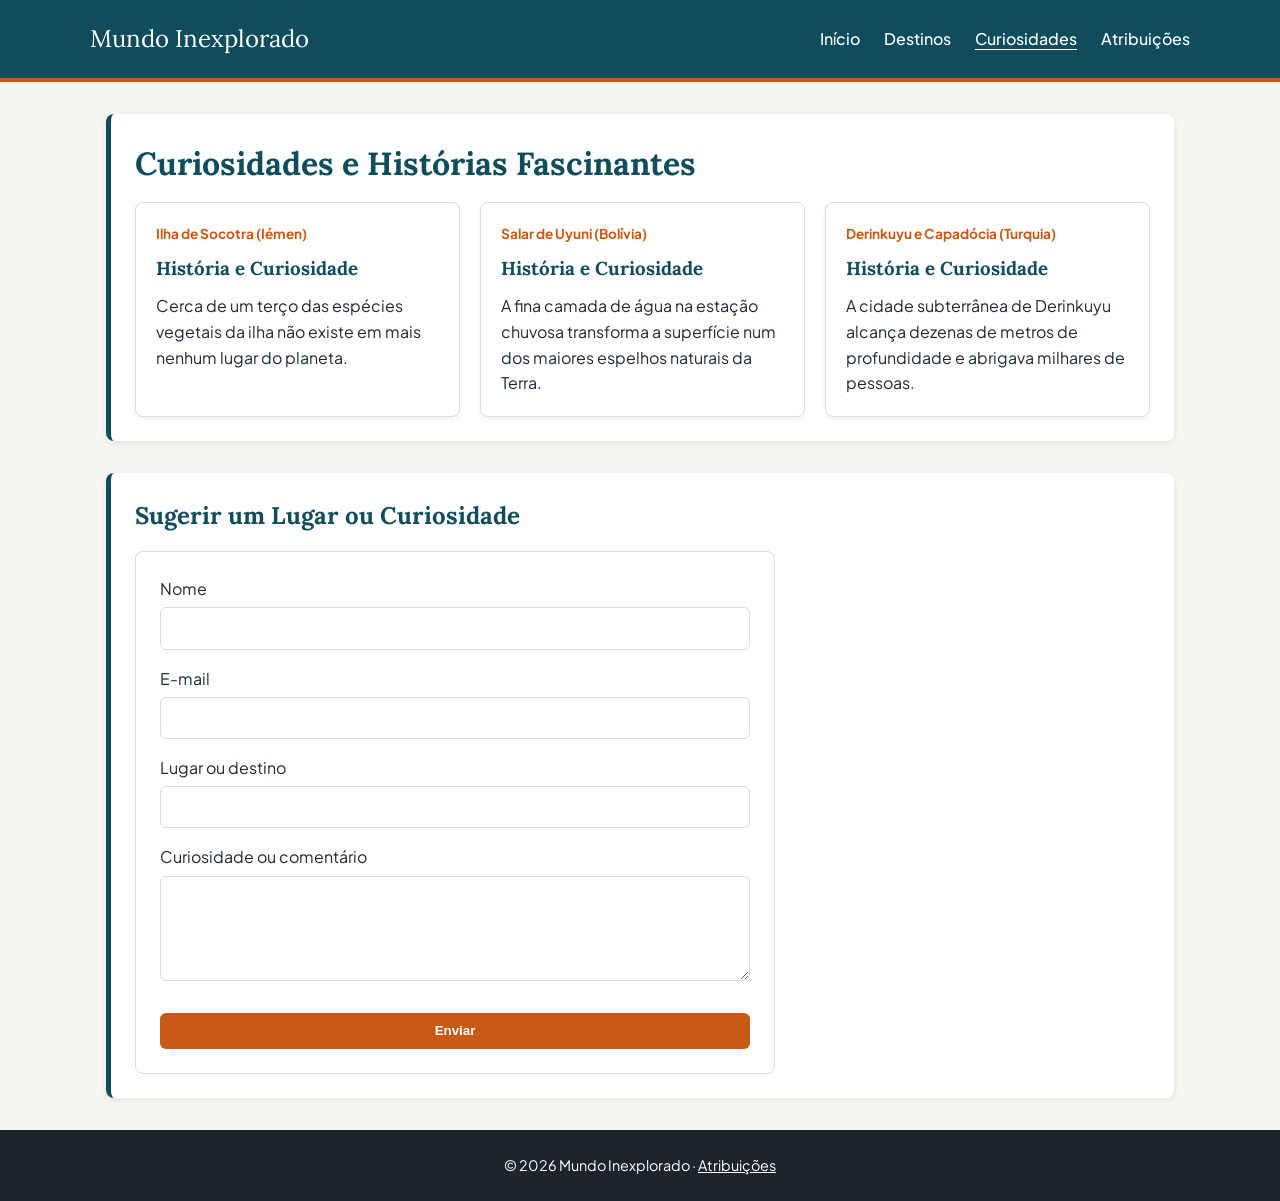
<file: final/explorar.html>
<!DOCTYPE html>
<html lang="pt-PT">
<head>
    <meta charset="UTF-8">
    <meta name="viewport" content="width=device-width, initial-scale=1.0">
    <title>Curiosidades e Explorar | Mundo Inexplorado</title>
    <meta name="description" content="Curiosidades históricas e envio de sugestões no Mundo Inexplorado.">
    <meta name="author" content="Ravanny">
    <link rel="preconnect" href="https://fonts.googleapis.com">
    <link rel="preconnect" href="https://fonts.gstatic.com" crossorigin>
    <link href="https://fonts.googleapis.com/css2?family=Lora:wght@600;700&family=Plus+Jakarta+Sans:wght@400;500;700&display=swap" rel="stylesheet">
    <link rel="stylesheet" href="estilos/estilo.css">
    <script type="module" src="scripts/main.js"></script>
</head>
<body data-page="explorar">
    <header>
        <div class="header-inner">
            <a class="brand-title" href="index.html">Mundo Inexplorado</a>
            <button id="menu-toggle" class="menu-toggle" type="button" aria-expanded="false" aria-controls="nav-list">☰ Menu</button>
            <nav aria-label="Navegação principal">
                <ul id="nav-list">
                    <li><a href="index.html">Início</a></li>
                    <li><a href="destinos.html">Destinos</a></li>
                    <li><a href="explorar.html" aria-current="page">Curiosidades</a></li>
                    <li><a href="atribuciones.html">Atribuições</a></li>
                </ul>
            </nav>
        </div>
    </header>

    <main>
        <section>
            <h1>Curiosidades e Histórias Fascinantes</h1>
            <div id="lista-curiosidades" class="cards-grid"></div>
        </section>

        <section>
            <h2>Sugerir um Lugar ou Curiosidade</h2>
            <form id="form-sugestao" class="form-box">
                <div class="form-group">
                    <label for="nome">Nome</label>
                    <input id="nome" name="nome" type="text" required>
                </div>
                <div class="form-group">
                    <label for="email">E-mail</label>
                    <input id="email" name="email" type="email" required>
                </div>
                <div class="form-group">
                    <label for="lugar">Lugar ou destino</label>
                    <input id="lugar" name="lugar" type="text" required>
                </div>
                <div class="form-group">
                    <label for="mensagem">Curiosidade ou comentário</label>
                    <textarea id="mensagem" name="mensagem" rows="4" required></textarea>
                </div>
                <button class="btn" type="submit">Enviar</button>
            </form>
        </section>
    </main>

    <footer>
        <p>&copy; <span id="ano-atual">2026</span> Mundo Inexplorado · <a href="atribuciones.html">Atribuições</a></p>
    </footer>
</body>
</html>
</file>
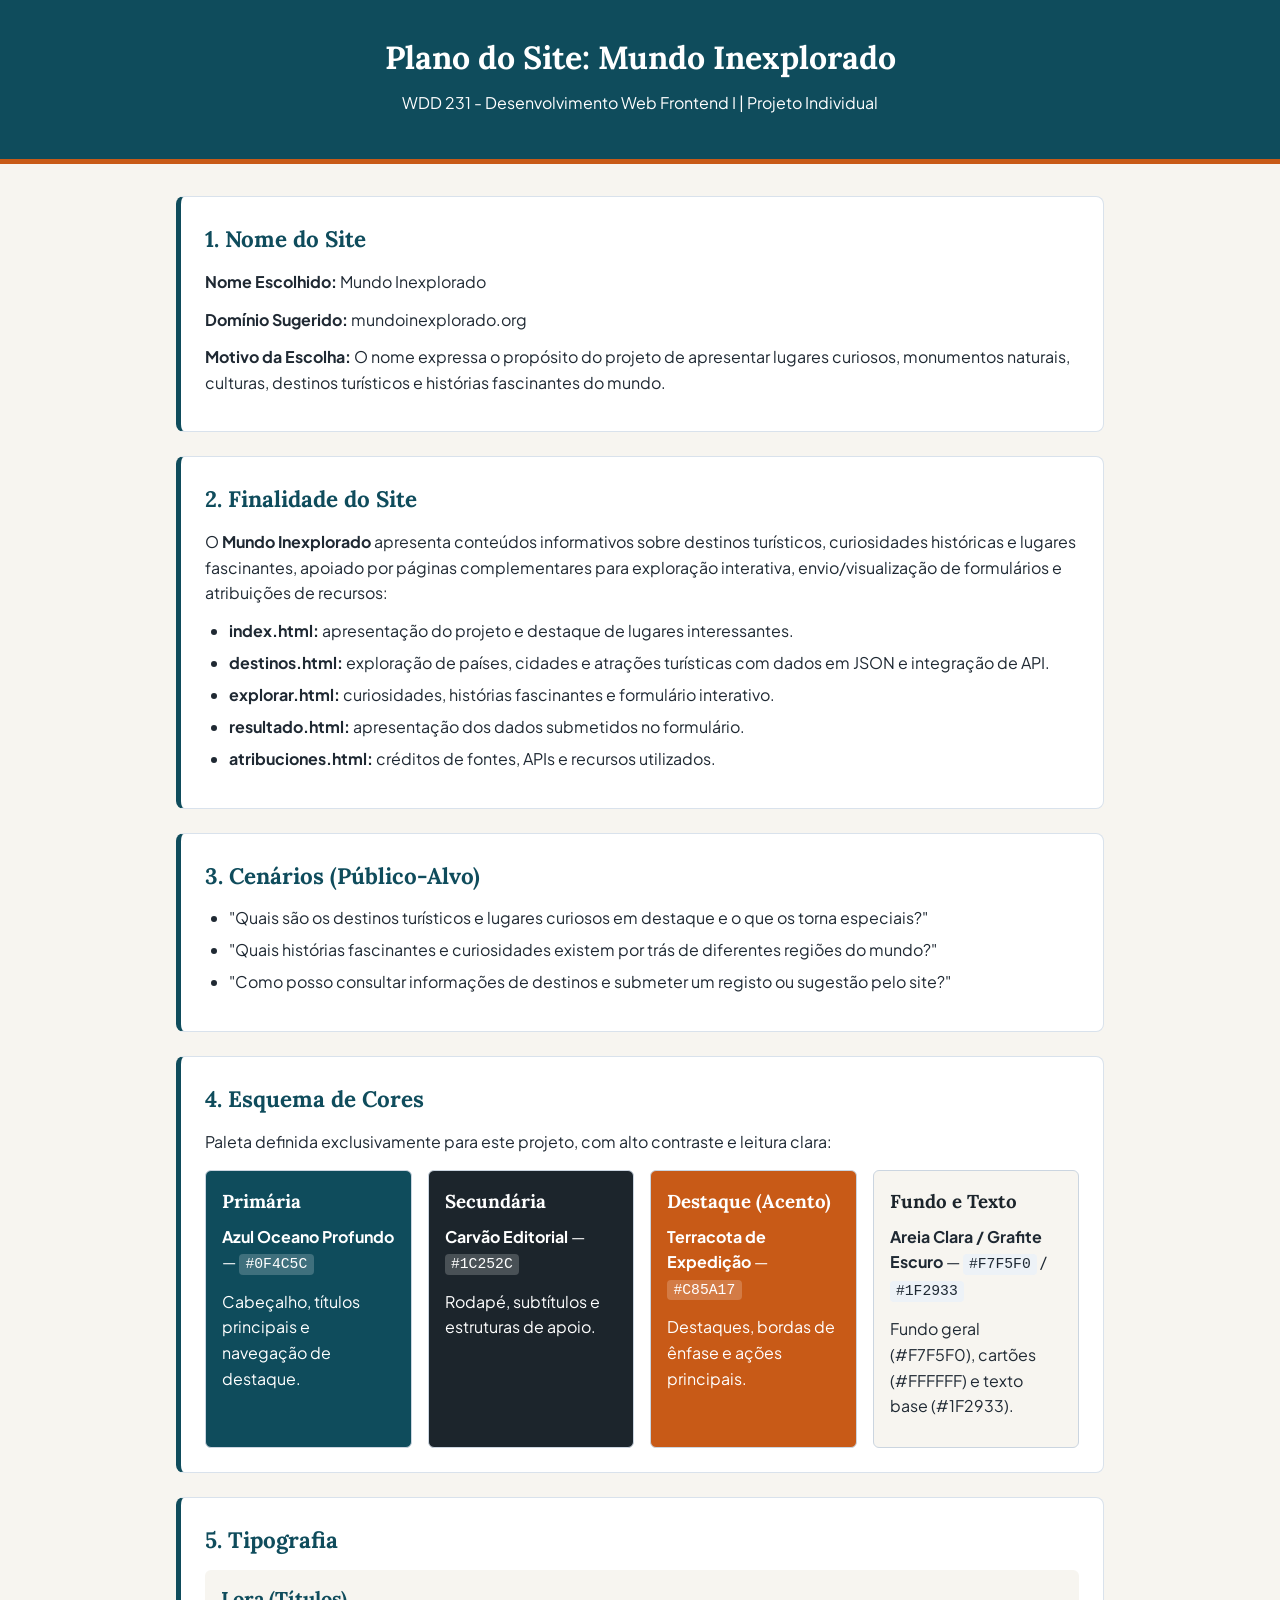
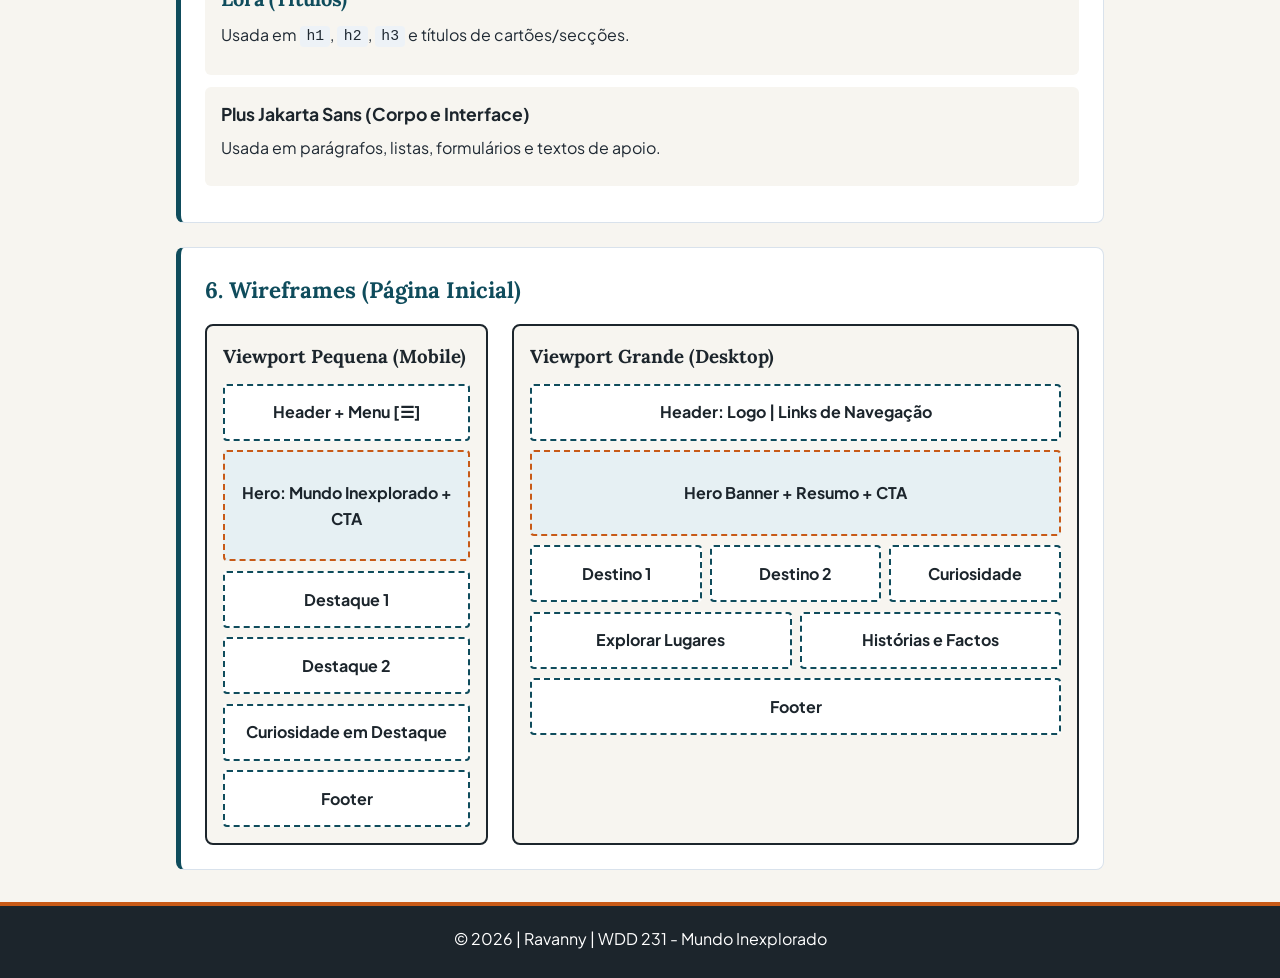
<file: final/project/siteplan.html>
<!DOCTYPE html>
<html lang="pt-PT">
<head>
    <meta charset="UTF-8">
    <meta name="viewport" content="width=device-width, initial-scale=1.0">
    <title>Plano do Site - Mundo Inexplorado | WDD 231</title>
    <meta name="description" content="Documento de planeamento do site Mundo Inexplorado para a disciplina WDD 231: lugares curiosos, destinos turísticos e histórias fascinantes.">
    <meta name="author" content="Ravanny">

    <link rel="preconnect" href="https://fonts.googleapis.com">
    <link rel="preconnect" href="https://fonts.gstatic.com" crossorigin>
    <link href="https://fonts.googleapis.com/css2?family=Lora:wght@600;700&family=Plus+Jakarta+Sans:wght@400;500;700&display=swap" rel="stylesheet">

    <link rel="stylesheet" href="siteplan.css">
</head>
<body>
    <header>
        <h1>Plano do Site: Mundo Inexplorado</h1>
        <p>WDD 231 - Desenvolvimento Web Frontend I | Projeto Individual</p>
    </header>

    <main>
        <section id="site-name">
            <h2>1. Nome do Site</h2>
            <p><strong>Nome Escolhido:</strong> Mundo Inexplorado</p>
            <p><strong>Domínio Sugerido:</strong> mundoinexplorado.org</p>
            <p><strong>Motivo da Escolha:</strong> O nome expressa o propósito do projeto de apresentar lugares curiosos, monumentos naturais, culturas, destinos turísticos e histórias fascinantes do mundo.</p>
        </section>

        <section id="site-purpose">
            <h2>2. Finalidade do Site</h2>
            <p>O <strong>Mundo Inexplorado</strong> apresenta conteúdos informativos sobre destinos turísticos, curiosidades históricas e lugares fascinantes, apoiado por páginas complementares para exploração interativa, envio/visualização de formulários e atribuições de recursos:</p>
            <ul>
                <li><strong>index.html:</strong> apresentação do projeto e destaque de lugares interessantes.</li>
                <li><strong>destinos.html:</strong> exploração de países, cidades e atrações turísticas com dados em JSON e integração de API.</li>
                <li><strong>explorar.html:</strong> curiosidades, histórias fascinantes e formulário interativo.</li>
                <li><strong>resultado.html:</strong> apresentação dos dados submetidos no formulário.</li>
                <li><strong>atribuciones.html:</strong> créditos de fontes, APIs e recursos utilizados.</li>
            </ul>
        </section>

        <section id="scenarios">
            <h2>3. Cenários (Público-Alvo)</h2>
            <ul>
                <li>"Quais são os destinos turísticos e lugares curiosos em destaque e o que os torna especiais?"</li>
                <li>"Quais histórias fascinantes e curiosidades existem por trás de diferentes regiões do mundo?"</li>
                <li>"Como posso consultar informações de destinos e submeter um registo ou sugestão pelo site?"</li>
            </ul>
        </section>

        <section id="color-schema">
            <h2>4. Esquema de Cores</h2>
            <p>Paleta definida exclusivamente para este projeto, com alto contraste e leitura clara:</p>
            <div class="color-grid">
                <div class="color-card primary">
                    <h3>Primária</h3>
                    <p><strong>Azul Oceano Profundo</strong> — <code>#0F4C5C</code></p>
                    <p>Cabeçalho, títulos principais e navegação de destaque.</p>
                </div>
                <div class="color-card secondary">
                    <h3>Secundária</h3>
                    <p><strong>Carvão Editorial</strong> — <code>#1C252C</code></p>
                    <p>Rodapé, subtítulos e estruturas de apoio.</p>
                </div>
                <div class="color-card accent">
                    <h3>Destaque (Acento)</h3>
                    <p><strong>Terracota de Expedição</strong> — <code>#C85A17</code></p>
                    <p>Destaques, bordas de ênfase e ações principais.</p>
                </div>
                <div class="color-card background">
                    <h3>Fundo e Texto</h3>
                    <p><strong>Areia Clara / Grafite Escuro</strong> — <code>#F7F5F0</code> / <code>#1F2933</code></p>
                    <p>Fundo geral (#F7F5F0), cartões (#FFFFFF) e texto base (#1F2933).</p>
                </div>
            </div>
        </section>

        <section id="typography">
            <h2>5. Tipografia</h2>
            <div class="typography-sample">
                <h3 class="font-heading-demo">Lora (Títulos)</h3>
                <p>Usada em <code>h1</code>, <code>h2</code>, <code>h3</code> e títulos de cartões/secções.</p>
            </div>
            <div class="typography-sample">
                <h3 class="font-body-demo">Plus Jakarta Sans (Corpo e Interface)</h3>
                <p>Usada em parágrafos, listas, formulários e textos de apoio.</p>
            </div>
        </section>

        <section id="wireframes">
            <h2>6. Wireframes (Página Inicial)</h2>
            <div class="wireframe-container">
                <div class="wireframe-box">
                    <h3>Viewport Pequena (Mobile)</h3>
                    <div class="wf-mockup">
                        <div class="wf-block">Header + Menu [☰]</div>
                        <div class="wf-block wf-hero">Hero: Mundo Inexplorado + CTA</div>
                        <div class="wf-block">Destaque 1</div>
                        <div class="wf-block">Destaque 2</div>
                        <div class="wf-block">Curiosidade em Destaque</div>
                        <div class="wf-block">Footer</div>
                    </div>
                </div>
                <div class="wireframe-box">
                    <h3>Viewport Grande (Desktop)</h3>
                    <div class="wf-mockup">
                        <div class="wf-block">Header: Logo | Links de Navegação</div>
                        <div class="wf-block wf-hero">Hero Banner + Resumo + CTA</div>
                        <div class="wf-grid-3">
                            <div class="wf-block">Destino 1</div>
                            <div class="wf-block">Destino 2</div>
                            <div class="wf-block">Curiosidade</div>
                        </div>
                        <div class="wf-grid-2">
                            <div class="wf-block">Explorar Lugares</div>
                            <div class="wf-block">Histórias e Factos</div>
                        </div>
                        <div class="wf-block">Footer</div>
                    </div>
                </div>
            </div>
        </section>
    </main>

    <footer>
        <p>&copy; 2026 | Ravanny | WDD 231 - Mundo Inexplorado</p>
    </footer>
</body>
</html>
</file>
<file: estilos/small.css>
:root {
    --primary: #183153;
    --primary-dark: #10233d;
    --secondary: #dce8f5;
    --accent: #f2c14e;
    --background: #f4f6f9;
    --surface: #ffffff;
    --text: #202a35;
    --muted: #526170;
    --completed: #e1f2e7;
    --completed-border: #27643b;
    --pending: #ffffff;
    --pending-border: #8794a3;
}

body {
    font-family: "Montserrat", sans-serif;
    background-color: var(--background);
    color: var(--text);
    font-size: 1rem;
}

/* Cabeçalho */

header {
    background-color: var(--primary);
    color: white;
}

.header-container {
    width: min(100% - 2rem, 1100px);
    margin: 0 auto;
    min-height: 82px;
    display: flex;
    align-items: center;
    justify-content: space-between;
    flex-wrap: wrap;
    gap: 1rem;
}

.logo {
    display: flex;
    align-items: center;
    gap: 0.75rem;
    color: white;
    text-decoration: none;
    font-weight: 700;
    min-width: 0;
}

.logo img {
    width: 48px;
    height: 48px;
    object-fit: contain;
}

.logo span {
    overflow-wrap: anywhere;
}

/* Botão do menu */

.menu-button {
    border: 2px solid white;
    border-radius: 6px;
    background: transparent;
    color: white;
    padding: 0.35rem 0.7rem;
    font-size: 1.5rem;
    cursor: pointer;
}

/* Navegação */

.navigation {
    display: none;
    flex-direction: column;
    width: 100%;
    padding-bottom: 1rem;
}

.navigation.open {
    display: flex;
}

.navigation a {
    color: white;
    text-decoration: none;
    padding: 0.8rem 1rem;
    border-radius: 5px;
    font-weight: 600;
    transition: background-color 0.2s ease;
}

.navigation a:hover,
.navigation a:focus-visible {
    background-color: var(--primary-dark);
}

.navigation a[aria-current="page"] {
    background-color: var(--accent);
    color: var(--primary-dark);
}

/* Conteúdo principal */

.container {
    width: min(100% - 2rem, 1100px);
    margin: 2rem auto;
}

h1 {
    color: var(--primary);
    font-size: clamp(1.8rem, 5vw, 2.4rem);
    margin-bottom: 1.25rem;
}

h2 {
    background-color: var(--primary);
    color: white;
    padding: 0.85rem 1rem;
    font-size: 1.1rem;
    text-align: center;
}

.main-grid {
    display: grid;
    grid-template-columns: 1fr;
    gap: 1.25rem;
}

/* Cartões */

.card {
    background-color: var(--surface);
    border: 1px solid #d5dce5;
    border-radius: 8px;
    overflow: hidden;
    box-shadow: 0 2px 8px rgb(16 35 61 / 8%);
}

.card-content {
    padding: 1.25rem;
}

.card-content p + p {
    margin-top: 1rem;
}

/* Foto */

.photo-content {
    padding: 1.25rem;
    text-align: center;
}

.photo-placeholder {
    width: min(100%, 260px);
    min-height: 230px;
    margin: 0 auto;
    display: grid;
    place-items: center;
    background: var(--secondary);
    border: 3px solid var(--primary);
    border-radius: 6px;
    color: var(--primary);
}

.photo-placeholder span {
    font-size: 3rem;
    font-weight: 700;
}

.photo-note {
    margin-top: 0.75rem;
    color: var(--muted);
    font-size: 0.85rem;
}

/* Certificado e filtros */

.certificate {
    min-width: 0;
}

.filters {
    display: flex;
    flex-wrap: wrap;
    justify-content: center;
    gap: 0.6rem;
    padding: 1.25rem 1rem 0.5rem;
}

.filter {
    border: 2px solid var(--primary);
    border-radius: 5px;
    background-color: white;
    color: var(--primary);
    padding: 0.6rem 0.9rem;
    font-weight: 700;
    cursor: pointer;
}

.filter:hover,
.filter:focus-visible {
    background-color: var(--secondary);
}

.filter.active {
    background-color: var(--primary);
    color: white;
}

.credit-summary {
    text-align: center;
    font-weight: 700;
    color: var(--primary);
    padding: 0.75rem 1rem;
}

/* Lista de cursos */

.course-list {
    display: grid;
    grid-template-columns: 1fr;
    gap: 0.75rem;
    padding: 0.5rem 1rem 1rem;
}

.course {
    border: 2px solid var(--pending-border);
    border-radius: 6px;
    background-color: var(--pending);
    padding: 1rem;
    text-align: center;
}

.course.completed {
    background-color: var(--completed);
    border-color: var(--completed-border);
}

.course h3 {
    font-size: 1.05rem;
    color: var(--primary-dark);
    margin-bottom: 0.35rem;
}

.course p {
    font-size: 0.9rem;
}

.course-status {
    display: inline-block;
    margin-top: 0.5rem;
    padding: 0.25rem 0.55rem;
    border-radius: 4px;
    font-size: 0.75rem;
    font-weight: 700;
}

.completed .course-status {
    background-color: var(--completed-border);
    color: white;
}

.pending .course-status {
    background-color: #e5e9ee;
    color: #263442;
}

/* Legenda */

.legend {
    display: flex;
    flex-wrap: wrap;
    justify-content: center;
    gap: 1rem;
    padding: 0 1rem 1.25rem;
    font-size: 0.85rem;
}

.legend span {
    display: inline-flex;
    align-items: center;
    gap: 0.4rem;
}

.legend-box {
    display: inline-block;
    width: 15px;
    height: 15px;
    border: 1px solid #526170;
    border-radius: 3px;
}

.completed-legend {
    background-color: var(--completed);
    border-color: var(--completed-border);
}

.pending-legend {
    background-color: white;
    border-color: var(--pending-border);
}

/* Rodapé */

footer {
    background-color: var(--primary);
    color: white;
    text-align: center;
    padding: 1.5rem 1rem;
    margin-top: 2rem;
}

.social-links {
    display: flex;
    justify-content: center;
    flex-wrap: wrap;
    gap: 1rem;
    margin-bottom: 1rem;
}

.social-links a {
    color: white;
    font-weight: 600;
    text-decoration: underline;
    padding: 0.25rem;
}

.social-links a:hover,
.social-links a:focus-visible {
    color: var(--accent);
}

footer p {
    overflow-wrap: anywhere;
}

.modified {
    margin-top: 0.5rem;
    font-size: 0.85rem;
}
.profile-photo {
    display: block;
    width: 180px;
    height: 220px;
    object-fit: cover;
    border-radius: 10px;
    margin: 15px auto;
    border: 3px solid #183153;
    box-shadow: 0 4px 10px rgba(0, 0, 0, 0.2);
}
</file>
<file: estilos/large.css>
@media screen and (min-width: 700px) {

    .header-container {
        flex-wrap: nowrap;
    }

    .menu-button {
        display: none;
    }

    .navigation {
        display: flex;
        flex-direction: row;
        justify-content: flex-end;
        align-items: center;
        width: auto;
        padding: 0;
    }

    .navigation a {
        padding: 0.75rem 1rem;
    }

    .main-grid {
        grid-template-columns: minmax(0, 2fr) minmax(240px, 1fr);
        align-items: stretch;
    }

    .about {
        grid-column: 1;
        grid-row: 1;
    }

    .photo {
        grid-column: 2;
        grid-row: 1;
    }

    .certificate {
        grid-column: 1 / -1;
    }

    .course-list {
        grid-template-columns: repeat(2, minmax(0, 1fr));
    }
}

@media screen and (min-width: 1000px) {

    .course-list {
        grid-template-columns: repeat(3, minmax(0, 1fr));
    }

    .card-content {
        padding: 1.5rem;
    }
}
</file>
<file: camara/estilos/telas-pequenas.css>
:root {
    --azul-principal: #183153;
    --azul-hover: #28517f;
    --dourado: #D6A84B;
    --dourado-escuro: #c49a35;
    --fundo: #F4F6F8;
    --fundo-card-suave: #f1f4f8;
    --fundo-secao-clara: #E9EEF4;
    --borda-suave: #DDE2E8;
    --borda-campo: #5A6577;
    --texto: #202833;
    --branco: #FFFFFF;
}

body {
    font-family: 'Montserrat', Arial, sans-serif;
    background-color: var(--fundo);
    color: var(--texto);
    line-height: 1.6;
}

.pular-conteudo {
    position: absolute;
    left: -9999px;
    top: 0;
    background-color: var(--dourado);
    color: var(--azul-principal);
    font-weight: 700;
    padding: 0.75rem 1rem;
    z-index: 1000;
    text-decoration: none;
}

.pular-conteudo:focus {
    left: 1rem;
    top: 1rem;
}

header,
footer {
    background-color: var(--azul-principal);
    color: var(--branco);
    padding: 1rem;
}

footer {
    padding: 2rem 1rem;
    text-align: center;
    margin-top: 2rem;
}

footer a {
    color: var(--dourado);
}

.rodape-titulo {
    color: var(--dourado);
    font-size: 1.2rem;
    font-weight: 700;
}

.cabecalho {
    display: flex;
    align-items: center;
    gap: 1rem;
}

.cabecalho img {
    width: 75px;
    height: 75px;
    object-fit: cover;
    object-position: left center;
    flex-shrink: 0;
}

.cabecalho p {
    margin: 0;
}

.titulo-site {
    display: block;
    font-size: 1.2rem;
    font-weight: 700;
}

#menuButton {
    background: none;
    border: 1px solid var(--dourado);
    color: var(--branco);
    padding: 0.5rem 1rem;
    margin-top: 1rem;
}

nav {
    display: none;
    flex-direction: column;
    gap: 0.5rem;
    margin-top: 1rem;
}

nav.aberto {
    display: flex;
}

nav a {
    color: var(--branco);
    text-decoration: none;
    padding: 0.7rem;
}

nav a:hover,
nav a.ativo {
    background-color: var(--dourado);
    color: var(--azul-principal);
    font-weight: 600;
}

main {
    max-width: 1100px;
    margin: 0 auto;
    padding: 1rem;
}

main h1,
main h2,
.cartao-empresa h3,
.eventos-home article h3,
.cartao-previsao h4,
.cartao-destaque h3,
.cartao-membro h3,
dialog h2,
.resumo-associacao h2 {
    color: var(--azul-principal);
}

/* Diretório */
.botoes-visualizacao {
    display: flex;
    flex-wrap: wrap;
    gap: 0.7rem;
    margin: 1.5rem 0;
}

.botoes-visualizacao button {
    background-color: var(--azul-principal);
    color: var(--branco);
    border: none;
    padding: 0.7rem 1rem;
    border-radius: 5px;
    font-weight: 600;
}

.botoes-visualizacao button:hover,
.botoes-visualizacao button[aria-pressed="true"] {
    background-color: var(--dourado);
    color: var(--azul-principal);
}

.grade-empresas,
#previsaoDias,
.grade-destaques {
    display: grid;
    grid-template-columns: 1fr;
    gap: 1rem;
}

.cartao-empresa {
    background-color: var(--branco);
    border: 1px solid var(--borda-suave);
    border-radius: 8px;
    padding: 1rem;
    text-align: center;
}

.cartao-empresa img {
    width: 100%;
    height: 180px;
    object-fit: cover;
    border-radius: 5px;
}

.cartao-empresa a,
.cartao-destaque a {
    display: inline-block;
    color: var(--azul-principal);
    font-weight: 700;
}

.lista-empresas {
    display: flex;
    flex-direction: column;
    gap: 0.5rem;
}

.lista-empresas .cartao-empresa {
    display: flex;
    align-items: center;
    text-align: left;
    gap: 1rem;
}

.lista-empresas .cartao-empresa img {
    width: 100px;
    height: 100px;
}

/* Página inicial */
.hero {
    margin: 1.125rem auto;
    padding: 0 0.75rem;
}

.hero img,
.cartao-previsao {
    width: 100%;
    border-radius: 10px;
}

.eventos-home,
.secao-tempo,
.destaques {
    margin: 2rem 0;
}

.eventos-home article {
    background-color: var(--branco);
    padding: 1.2rem;
    margin-bottom: 1rem;
    border-left: 4px solid var(--dourado);
    border-radius: 8px;
    box-shadow: 0 3px 10px rgba(0, 0, 0, 0.06);
}

.secao-tempo {
    padding: 1.2rem;
    background-color: var(--fundo-secao-clara);
    border-radius: 10px;
}

.tempo-atual {
    background-color: var(--azul-principal);
    color: var(--branco);
    padding: 1.2rem;
    border-radius: 8px;
}

.tempo-atual h3 {
    color: var(--dourado);
    margin-top: 0;
}

.previsao-tempo {
    margin-top: 1.5rem;
}

.cartao-previsao {
    background-color: var(--branco);
    padding: 1rem;
    text-align: center;
    border-bottom: 3px solid var(--dourado);
}

.destaques {
    text-align: center;
}

.grade-destaques {
    margin: 1.5rem 0;
}

.cartao-destaque {
    background-color: var(--branco);
    padding: 1.2rem;
    border: 1px solid var(--borda-suave);
    border-radius: 10px;
    box-shadow: 0 3px 10px rgba(0, 0, 0, 0.06);
}

.cartao-destaque img {
    width: 100%;
    height: 180px;
    object-fit: contain;
    margin-bottom: 1rem;
}

.cartao-destaque p,
.resumo-associacao p {
    overflow-wrap: anywhere;
}

.botao-cta,
.botao-voltar {
    display: inline-block;
    background-color: var(--azul-principal);
    color: var(--branco);
    padding: 0.9rem 1.3rem;
    margin-top: 1rem;
    text-decoration: none;
    font-weight: 700;
    border-radius: 6px;
}

.botao-cta:hover {
    background-color: var(--dourado);
    color: var(--azul-principal);
}

.botao-voltar:hover {
    background-color: var(--azul-hover);
}

/* Associação e agradecimento */
.secao-associacao {
    display: grid;
    grid-template-columns: 1fr;
    gap: 2rem;
    padding: 1rem 0;
    max-width: 1200px;
    margin: 0 auto;
}

.formulario-associacao,
.cartoes-associacao,
.resumo-associacao {
    background-color: var(--branco);
    padding: 1.5rem;
    border-radius: 12px;
    box-shadow: 0 3px 12px rgba(0, 0, 0, 0.1);
}

.formulario-associacao,
.cartoes-associacao {
    display: flex;
    flex-direction: column;
    gap: 0.35rem;
}

.cartoes-associacao {
    gap: 1rem;
}

.formulario-associacao label {
    display: block;
    font-weight: 600;
    margin-top: 0.7rem;
}

.formulario-associacao input,
.formulario-associacao select,
.formulario-associacao textarea {
    width: 100%;
    padding: 0.8rem;
    border: 1px solid var(--borda-campo);
    border-radius: 6px;
    color: var(--texto);
    background-color: var(--branco);
}

.formulario-associacao button,
.cartao-membro button,
dialog button {
    background-color: var(--azul-principal);
    color: var(--branco);
    border: none;
    border-radius: 6px;
    padding: 0.85rem 1rem;
    font-weight: 600;
}

.formulario-associacao button {
    margin-top: 1rem;
}

.formulario-associacao button:hover,
.cartao-membro button:hover,
dialog button:hover {
    background-color: var(--azul-hover);
}

.cartao-membro {
    background-color: var(--fundo-card-suave);
    border-left: 5px solid var(--dourado);
    border-radius: 8px;
    padding: 1.2rem;
    text-align: center;
    animation: entradaCartao 0.8s ease both;
}

.cartao-membro:nth-of-type(2) { animation-delay: 0.15s; }
.cartao-membro:nth-of-type(3) { animation-delay: 0.3s; }
.cartao-membro:nth-of-type(4) { animation-delay: 0.45s; }

@keyframes entradaCartao {
    from { opacity: 0; transform: translateY(20px); }
    to { opacity: 1; transform: translateY(0); }
}

dialog {
    width: min(90%, 450px);
    border: none;
    border-radius: 12px;
    padding: 2rem;
    box-shadow: 0 5px 25px rgba(0, 0, 0, 0.3);
}

dialog::backdrop {
    background-color: rgba(0, 0, 0, 0.65);
}

dialog button {
    padding: 0.7rem 1.2rem;
}

.pagina-agradecimento {
    max-width: 850px;
    margin: 2rem auto;
    padding: 1.5rem;
}

.resumo-associacao {
    margin: 2rem 0;
}

.resumo-associacao h2 {
    border-bottom: 2px solid var(--dourado);
    padding-bottom: 0.8rem;
}

:is(button, a, input, select, textarea):focus-visible {
    outline: 3px solid var(--dourado);
    outline-offset: 2px;
}

@media (prefers-reduced-motion: reduce) {
    .cartao-membro {
        animation: none;
    }
}
</file>
<file: camara/estilos/telas-grandes.css>
@media screen and (min-width: 700px) {
    header,
    footer {
        display: flex;
        justify-content: space-between;
        align-items: center;
        padding: 1rem 5%;
    }

    footer {
        justify-content: space-around;
        text-align: left;
        gap: 2rem;
    }

    #menuButton {
        display: none;
    }

    nav {
        display: flex;
        flex-direction: row;
        margin-top: 0;
    }

    nav a {
        padding: 0.7rem 1rem;
    }

    main {
        max-width: 1300px;
        padding: 2rem 5%;
    }

    main section > h2 {
        font-size: 1.8rem;
        margin-bottom: 1.5rem;
    }

    .hero {
        max-width: 1150px;
        margin: 2.1875rem auto;
        padding: 0 1.5625rem;
    }

    .hero img {
        border-radius: 16px;
        box-shadow: 0 8px 28px rgba(0, 0, 0, 0.18);
        border: 1px solid var(--borda-suave);
    }

    .eventos-home {
        margin: 3rem 0;
        display: grid;
        grid-template-columns: repeat(2, 1fr);
        gap: 1.5rem;
    }

    .eventos-home > h2,
    .eventos-home > a {
        grid-column: 1 / -1;
    }

    .eventos-home article {
        margin: 0;
        padding: 1.5rem;
        background-color: var(--fundo-card-suave);
        border-left-width: 5px;
        border-left-color: var(--dourado-escuro);
    }

    .secao-tempo,
    .destaques {
        margin: 3rem 0;
    }

    .secao-tempo {
        padding: 2rem;
    }

    .tempo-atual {
        padding: 1.5rem;
    }

    .previsao-tempo {
        margin-top: 2rem;
    }

    #previsaoDias,
    .grade-empresas {
        grid-template-columns: repeat(3, 1fr);
    }

    .cartao-previsao {
        padding: 1.2rem;
        border-bottom-width: 4px;
        border-bottom-color: var(--dourado-escuro);
    }

    .grade-destaques {
        grid-template-columns: repeat(3, 1fr);
        gap: 1.5rem;
        margin: 2rem 0;
    }

    .cartao-destaque {
        padding: 1.5rem;
        transition: transform 0.3s ease;
    }

    .cartao-destaque:hover {
        transform: translateY(-5px);
    }

    .cartao-destaque img {
        height: 200px;
    }

    .lista-empresas .cartao-empresa {
        flex-direction: row;
    }

    .botao-cta {
        padding: 0.9rem 1.6rem;
        transition: background-color 0.3s ease;
    }

    .botao-cta:hover {
        background-color: var(--dourado-escuro);
    }
}

@media screen and (min-width: 768px) {
    .secao-associacao {
        grid-template-columns: 1.2fr 0.8fr;
        align-items: start;
        gap: 2.5rem;
        padding: 2rem;
    }

    .formulario-associacao,
    .cartoes-associacao {
        padding: 2rem;
    }

    .cartoes-associacao {
        position: sticky;
        top: 1rem;
    }
}

@media (prefers-reduced-motion: reduce) {
    :is(.cartao-destaque, .botao-cta) {
        transition: none;
    }

    .cartao-destaque:hover {
        transform: none;
    }
}
</file>
<file: final/estilos/estilo.css>
:root {
    --primary-color: #0F4C5C;
    --secondary-color: #1C252C;
    --accent-color: #C85A17;
    --bg-color: #F7F5F0;
    --card-bg: #FFFFFF;
    --text-color: #1F2933;
    --border-color: #D8DCE0;

    --heading-font: 'Lora', serif;
    --body-font: 'Plus Jakarta Sans', sans-serif;
}

* {
    box-sizing: border-box;
    margin: 0;
    padding: 0;
}

body {
    font-family: var(--body-font);
    background-color: var(--bg-color);
    color: var(--text-color);
    line-height: 1.6;
}

header {
    background-color: var(--primary-color);
    color: #FFFFFF;
    padding: 1.25rem 1rem;
    border-bottom: 4px solid var(--accent-color);
    text-align: center;
}

header h1 {
    color: #FFFFFF;
}

.header-inner {
    max-width: 1100px;
    margin: 0 auto;
    display: flex;
    flex-wrap: wrap;
    align-items: center;
    justify-content: space-between;
    gap: 1rem;
}

.brand-title {
    font-family: var(--heading-font);
    font-size: 1.5rem;
    color: #FFFFFF;
    text-decoration: none;
}

.menu-toggle {
    background-color: var(--secondary-color);
    color: #FFFFFF;
    border: 1px solid #FFFFFF;
    padding: 0.45rem 0.75rem;
    border-radius: 4px;
    cursor: pointer;
    font-size: 1rem;
}

nav ul {
    list-style: none;
    display: none;
    flex-direction: column;
    gap: 0.75rem;
    width: 100%;
    margin-top: 0.75rem;
}

nav ul.open {
    display: flex;
}

nav a {
    color: #FFFFFF;
    text-decoration: none;
    font-weight: 500;
}

nav a:hover,
nav a[aria-current="page"] {
    text-decoration: underline;
    text-underline-offset: 4px;
}

@media (min-width: 768px) {
    .menu-toggle {
        display: none;
    }

    nav ul {
        display: flex;
        flex-direction: row;
        width: auto;
        margin-top: 0;
        gap: 1.5rem;
    }
}

main {
    max-width: 1100px;
    margin: 2rem auto;
    padding: 0 1rem;
    display: flex;
    flex-direction: column;
    gap: 2rem;
}

h1, h2, h3 {
    font-family: var(--heading-font);
    color: var(--primary-color);
}

h1 {
    font-size: 2rem;
    margin-bottom: 0.75rem;
}

h2 {
    font-size: 1.5rem;
    margin-bottom: 1rem;
}

.hero {
    background-color: var(--card-bg);
    padding: 2rem;
    border-radius: 8px;
    border-left: 6px solid var(--accent-color);
    box-shadow: 0 2px 6px rgba(28, 37, 44, 0.08);
}

.btn {
    display: inline-block;
    margin-top: 1rem;
    padding: 0.65rem 1.2rem;
    background-color: var(--accent-color);
    color: #FFFFFF;
    text-decoration: none;
    border: none;
    border-radius: 6px;
    font-weight: 700;
    cursor: pointer;
}

.btn:hover {
    background-color: #A84910;
}

.cards-grid {
    display: grid;
    grid-template-columns: 1fr;
    gap: 1.25rem;
}

@media (min-width: 700px) {
    .cards-grid {
        grid-template-columns: repeat(3, 1fr);
    }
}

.card {
    background-color: var(--card-bg);
    border: 1px solid var(--border-color);
    border-radius: 8px;
    padding: 1.25rem;
    box-shadow: 0 2px 5px rgba(28, 37, 44, 0.06);
    display: flex;
    flex-direction: column;
    gap: 0.6rem;
}

.card img {
    width: 100%;
    height: 180px;
    object-fit: cover;
    border-radius: 6px;
    background-color: #E5E7EB;
}

.meta-tag {
    font-size: 0.85rem;
    font-weight: 700;
    color: var(--accent-color);
}

.filters {
    display: flex;
    flex-wrap: wrap;
    gap: 0.75rem;
    margin-bottom: 1.25rem;
}

.filters select,
.form-group input,
.form-group textarea {
    width: 100%;
    padding: 0.6rem 0.75rem;
    border: 1px solid var(--border-color);
    border-radius: 6px;
    font-family: var(--body-font);
    font-size: 1rem;
    background-color: #FFFFFF;
}

.filters select {
    width: auto;
    min-width: 190px;
}

.form-box {
    background-color: var(--card-bg);
    padding: 1.5rem;
    border-radius: 8px;
    border: 1px solid var(--border-color);
    display: flex;
    flex-direction: column;
    gap: 1rem;
    max-width: 640px;
}

.form-group {
    display: flex;
    flex-direction: column;
    gap: 0.35rem;
}

/* Estilos de apoio para o siteplan.html */
section {
    background-color: var(--card-bg);
    padding: 1.5rem;
    border-radius: 8px;
    border-left: 5px solid var(--primary-color);
    box-shadow: 0 2px 6px rgba(28, 37, 44, 0.08);
}

section ul {
    padding-left: 1.5rem;
    margin-top: 0.5rem;
}

section li {
    margin-bottom: 0.4rem;
}

.color-grid {
    display: grid;
    grid-template-columns: repeat(auto-fit, minmax(200px, 1fr));
    gap: 1rem;
    margin-top: 1rem;
}

.color-card {
    padding: 1rem;
    border-radius: 6px;
    border: 1px solid #D1D5DB;
}

.color-card.primary {
    background-color: var(--primary-color);
    color: #FFFFFF;
}

.color-card.primary h3,
.color-card.secondary h3,
.color-card.accent h3 {
    color: #FFFFFF;
}

.color-card.primary code,
.color-card.secondary code,
.color-card.accent code {
    color: #FFFFFF;
    background-color: rgba(255, 255, 255, 0.2);
    padding: 0.1rem 0.35rem;
    border-radius: 4px;
}

.color-card.secondary {
    background-color: var(--secondary-color);
    color: #FFFFFF;
}

.color-card.accent {
    background-color: var(--accent-color);
    color: #FFFFFF;
}

.color-card.background {
    background-color: var(--bg-color);
    color: var(--text-color);
}

.typography-sample {
    background-color: var(--bg-color);
    padding: 1rem;
    border-radius: 6px;
    margin-top: 1rem;
    border: 1px solid #E5E7EB;
}

.font-heading-demo {
    font-family: var(--heading-font);
}

.font-body-demo {
    font-family: var(--body-font);
}

.wireframe-container {
    display: grid;
    grid-template-columns: 1fr;
    gap: 2rem;
    margin-top: 1rem;
}

@media (min-width: 768px) {
    .wireframe-container {
        grid-template-columns: 1fr 2fr;
    }
}

.wf-mockup {
    border: 2px solid #000000;
    background-color: #FFFFFF;
    padding: 0.75rem;
    display: flex;
    flex-direction: column;
    gap: 0.5rem;
    color: #000000;
    font-family: monospace;
    font-size: 0.85rem;
}

.wf-block {
    border: 1px dashed #333333;
    background-color: #F3F4F6;
    padding: 0.75rem;
    text-align: center;
}

.wf-hero {
    padding: 1.5rem 0.75rem;
    background-color: #E5E7EB;
    font-weight: bold;
}

.wf-grid-3 {
    display: grid;
    grid-template-columns: repeat(3, 1fr);
    gap: 0.5rem;
}

.wf-grid-2 {
    display: grid;
    grid-template-columns: 1fr 1fr;
    gap: 0.5rem;
}

footer {
    background-color: var(--secondary-color);
    color: #FFFFFF;
    text-align: center;
    padding: 1.5rem 1rem;
    margin-top: 2rem;
    font-size: 0.9rem;
}

footer a {
    color: #FFFFFF;
}
</file>
<file: final/project/siteplan.css>
:root {
    --primary: #0F4C5C;
    --secondary: #1C252C;
    --accent: #C85A17;
    --bg: #F7F5F0;
    --card-bg: #FFFFFF;
    --text: #1F2933;
}

* {
    box-sizing: border-box;
    margin: 0;
    padding: 0;
}

body {
    font-family: "Plus Jakarta Sans", sans-serif;
    background-color: var(--bg);
    color: var(--text);
    line-height: 1.6;
}

header {
    background-color: var(--primary);
    color: #FFFFFF;
    text-align: center;
    padding: 2rem 1rem;
    border-bottom: 5px solid var(--accent);
}

header h1 {
    font-family: "Lora", serif;
    font-size: 2rem;
    margin-bottom: 0.4rem;
}

main {
    max-width: 960px;
    margin: 2rem auto;
    padding: 0 1rem;
}

section {
    background-color: var(--card-bg);
    border: 1px solid #D9E2EC;
    border-left: 5px solid var(--primary);
    border-radius: 8px;
    padding: 1.5rem;
    margin-bottom: 1.5rem;
}

h2 {
    font-family: "Lora", serif;
    color: var(--primary);
    margin-bottom: 0.75rem;
    font-size: 1.4rem;
}

h3 {
    font-family: "Lora", serif;
    color: var(--secondary);
    margin-bottom: 0.4rem;
}

p, ul {
    margin-bottom: 0.75rem;
}

ul {
    padding-left: 1.5rem;
}

li {
    margin-bottom: 0.4rem;
}

code {
    background-color: #EDF2F7;
    padding: 0.15rem 0.4rem;
    border-radius: 4px;
    font-size: 0.92rem;
}

/* Cartões do Esquema de Cores */
.color-grid {
    display: grid;
    grid-template-columns: repeat(auto-fit, minmax(200px, 1fr));
    gap: 1rem;
    margin-top: 1rem;
}

.color-card {
    padding: 1rem;
    border-radius: 6px;
    border: 1px solid #CBD5E0;
}

.color-card.primary {
    background-color: var(--primary);
    color: #FFFFFF;
}

.color-card.primary h3,
.color-card.secondary h3,
.color-card.accent h3 {
    color: #FFFFFF;
}

.color-card.primary code,
.color-card.secondary code,
.color-card.accent code {
    background-color: rgba(255, 255, 255, 0.2);
    color: #FFFFFF;
}

.color-card.secondary {
    background-color: var(--secondary);
    color: #FFFFFF;
}

.color-card.accent {
    background-color: var(--accent);
    color: #FFFFFF;
}

.color-card.background {
    background-color: var(--bg);
    color: var(--text);
}

/* Amostras de Tipografia */
.typography-sample {
    padding: 0.85rem 1rem;
    background-color: var(--bg);
    border-radius: 6px;
    margin-bottom: 0.75rem;
}

.font-heading-demo {
    font-family: "Lora", serif;
    font-size: 1.25rem;
    color: var(--primary);
}

.font-body-demo {
    font-family: "Plus Jakarta Sans", sans-serif;
    font-size: 1.1rem;
    color: var(--secondary);
}

/* Wireframes */
.wireframe-container {
    display: grid;
    grid-template-columns: 1fr;
    gap: 1.5rem;
    margin-top: 1rem;
}

@media (min-width: 768px) {
    .wireframe-container {
        grid-template-columns: 1fr 2fr;
    }
}

.wireframe-box {
    background-color: var(--bg);
    border: 2px solid var(--secondary);
    border-radius: 8px;
    padding: 1rem;
}

.wf-mockup {
    display: flex;
    flex-direction: column;
    gap: 0.6rem;
    margin-top: 0.75rem;
}

.wf-block {
    background-color: var(--card-bg);
    border: 2px dashed var(--primary);
    color: var(--secondary);
    font-weight: 700;
    text-align: center;
    padding: 0.85rem 0.5rem;
    border-radius: 4px;
}

.wf-hero {
    background-color: #E6F0F3;
    border-color: var(--accent);
    padding: 1.75rem 0.5rem;
}

.wf-grid-3 {
    display: grid;
    grid-template-columns: repeat(3, 1fr);
    gap: 0.5rem;
}

.wf-grid-2 {
    display: grid;
    grid-template-columns: repeat(2, 1fr);
    gap: 0.5rem;
}

footer {
    background-color: var(--secondary);
    color: #FFFFFF;
    text-align: center;
    padding: 1.25rem;
    margin-top: 2rem;
    border-top: 4px solid var(--accent);
}
</file>
